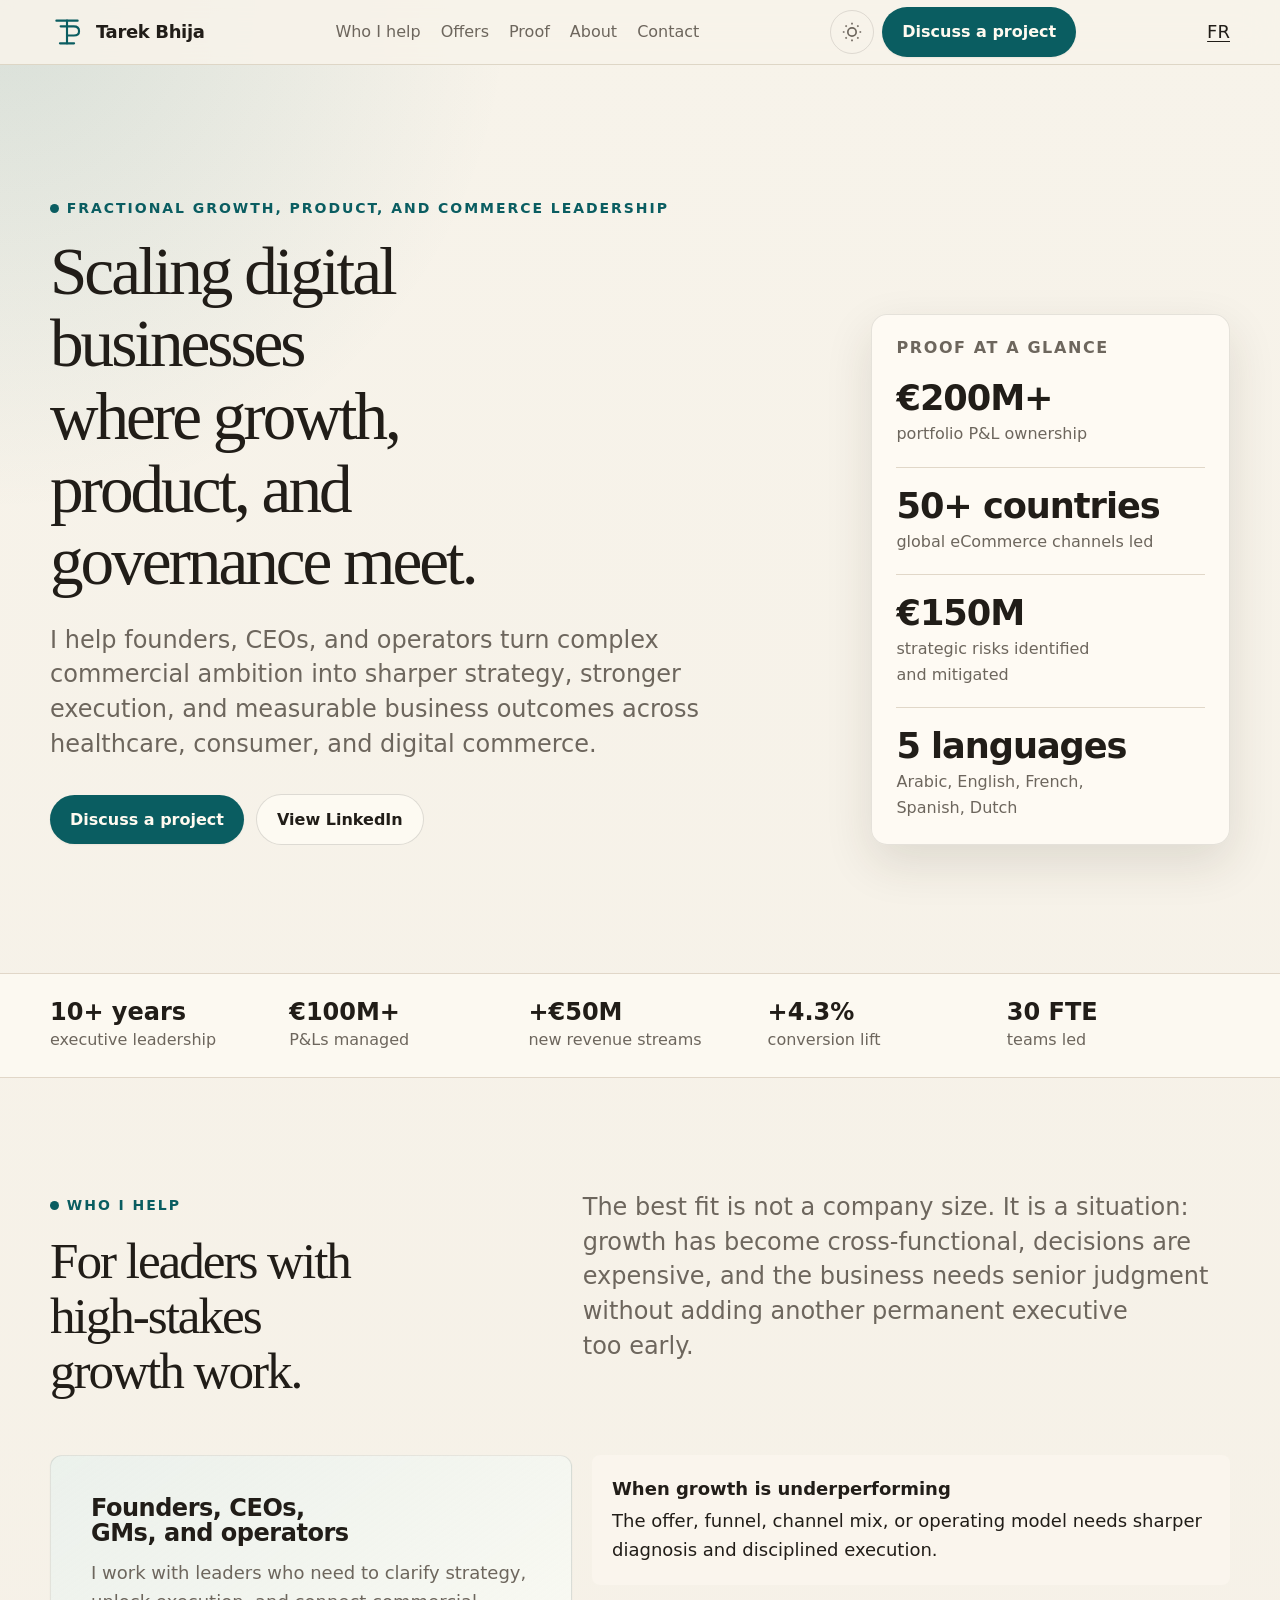
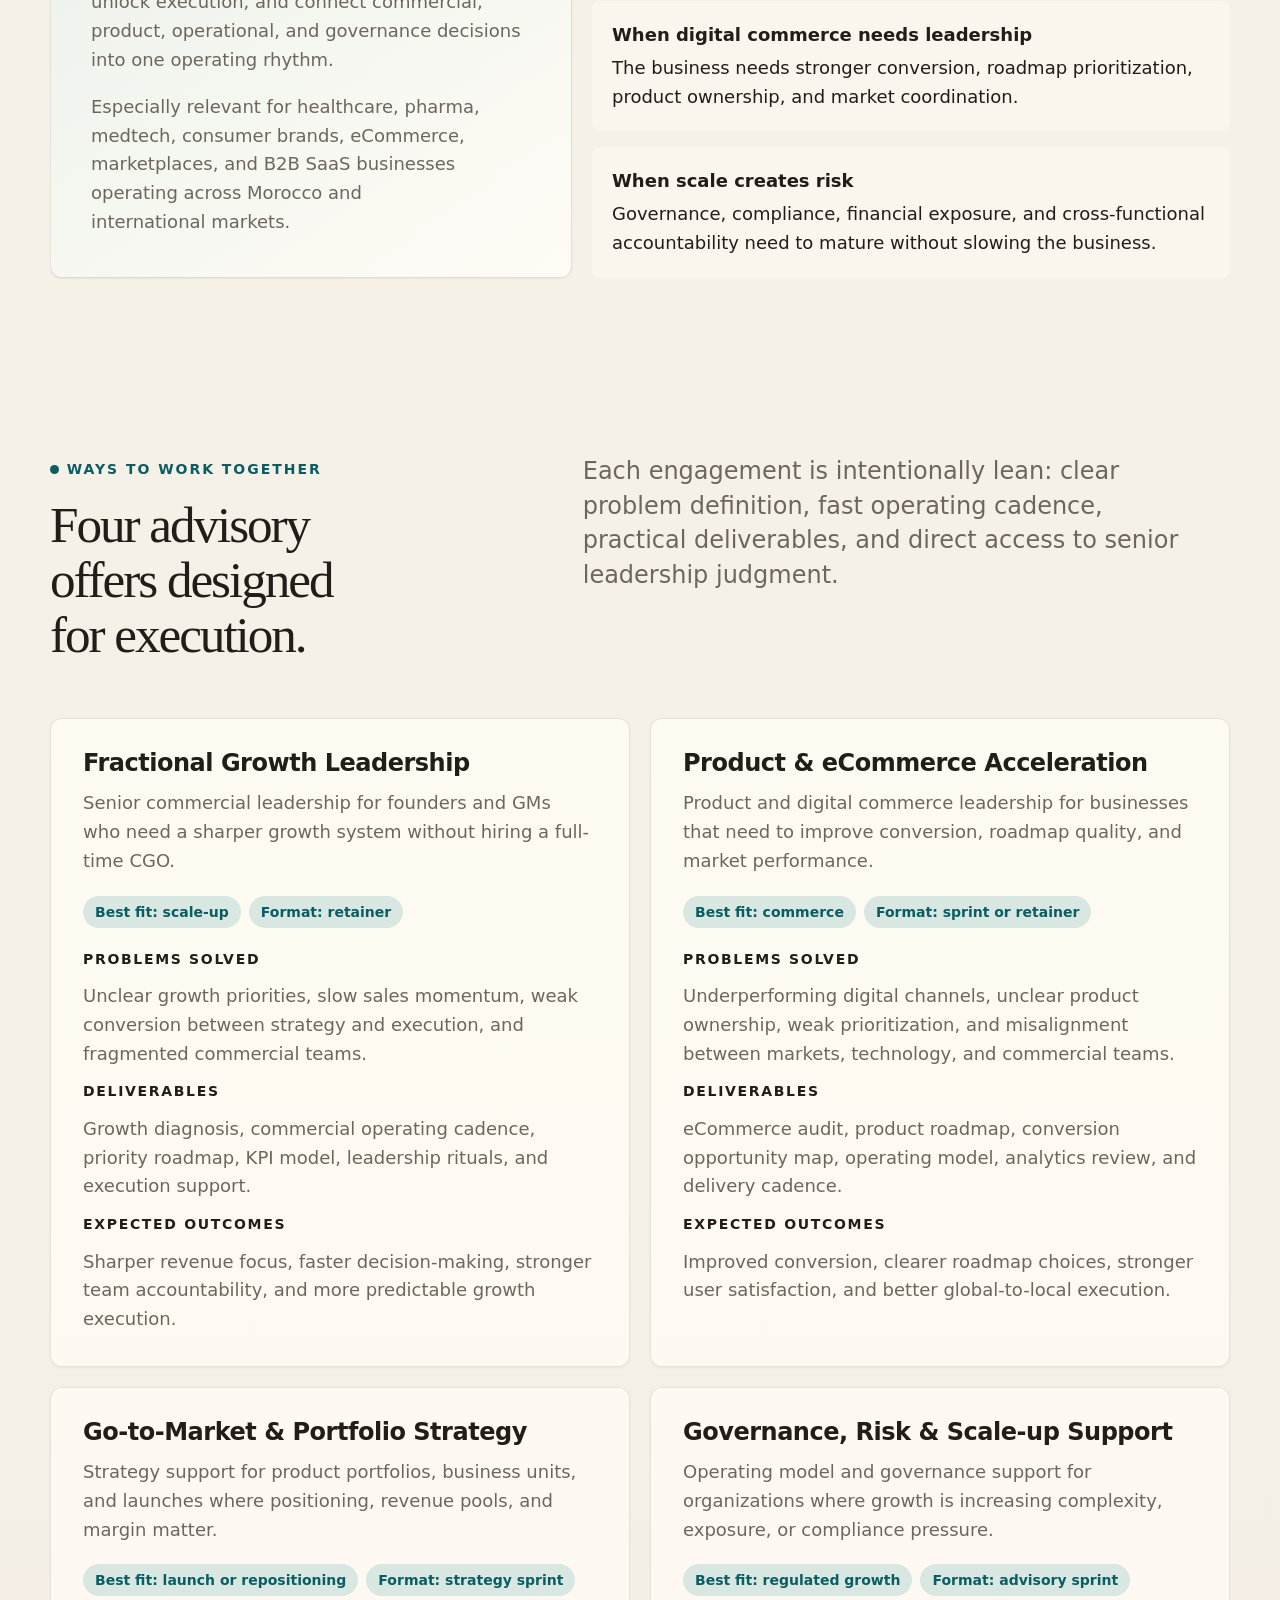
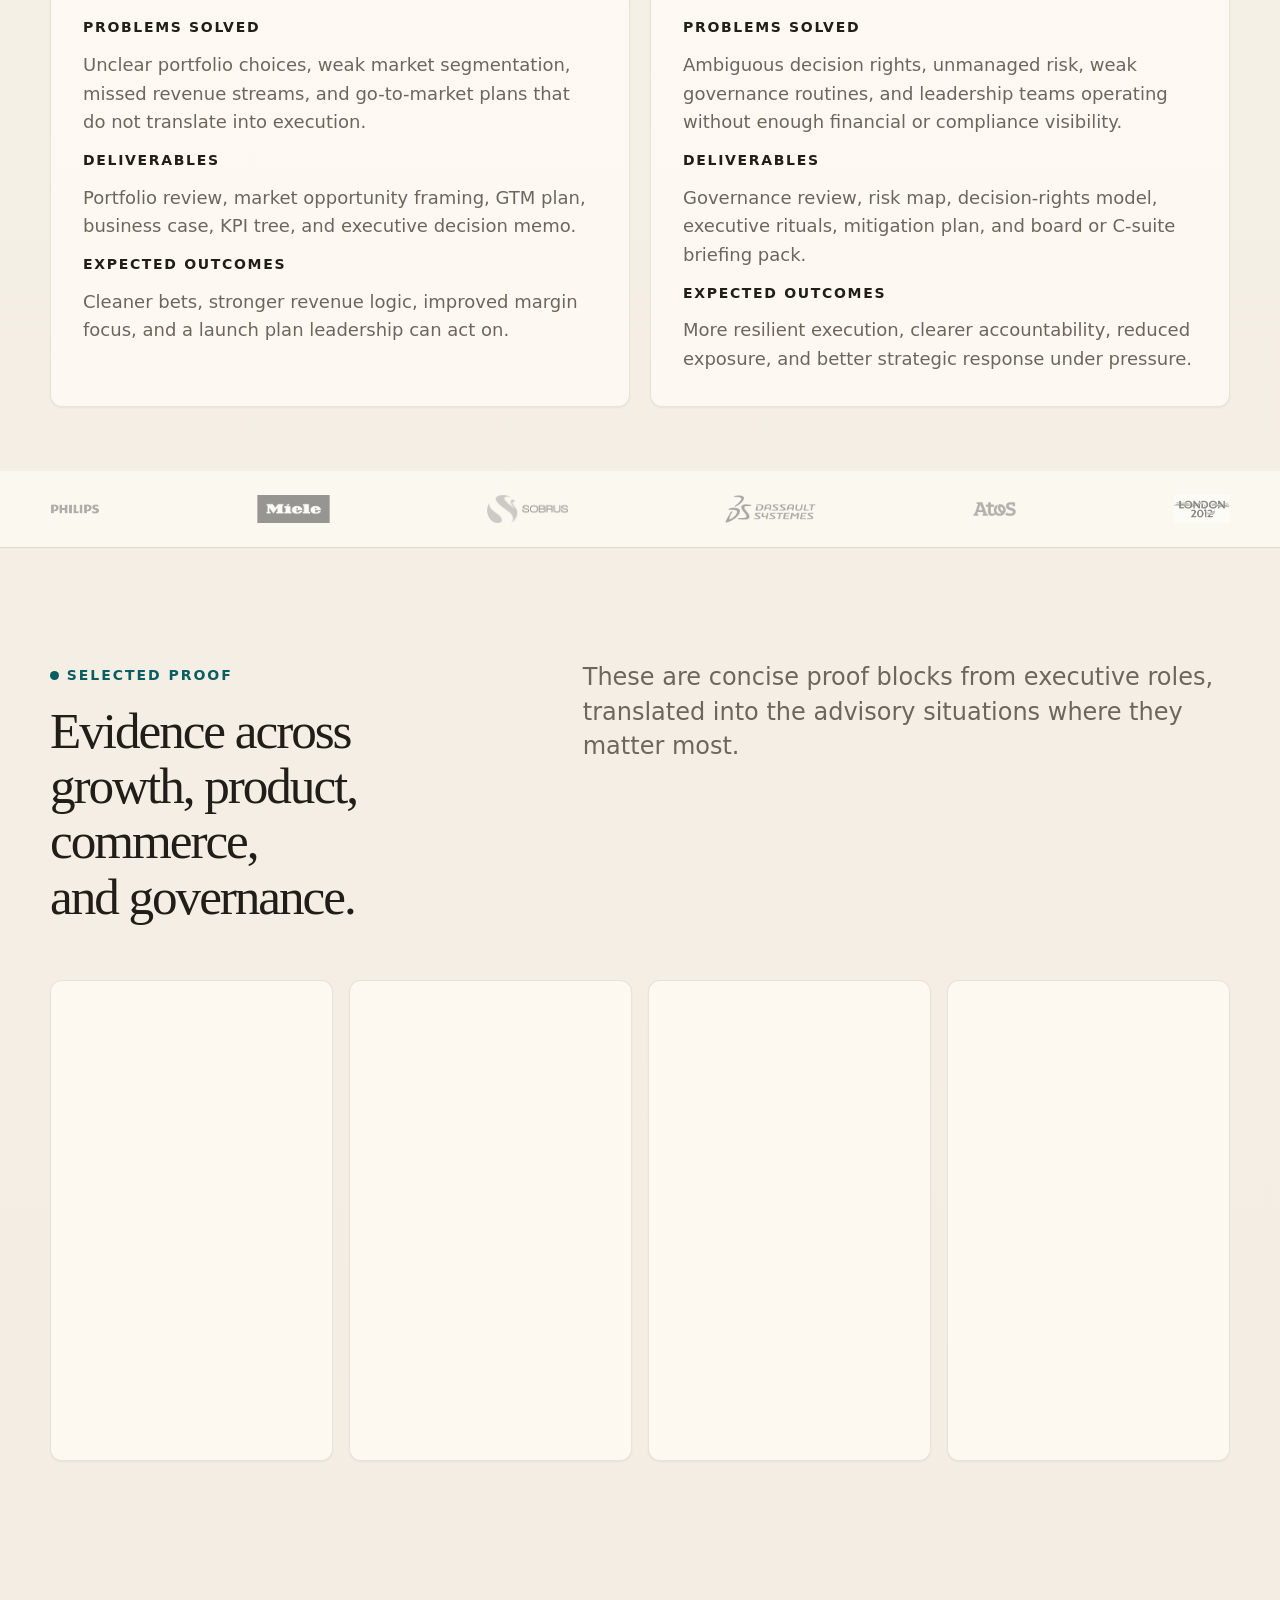
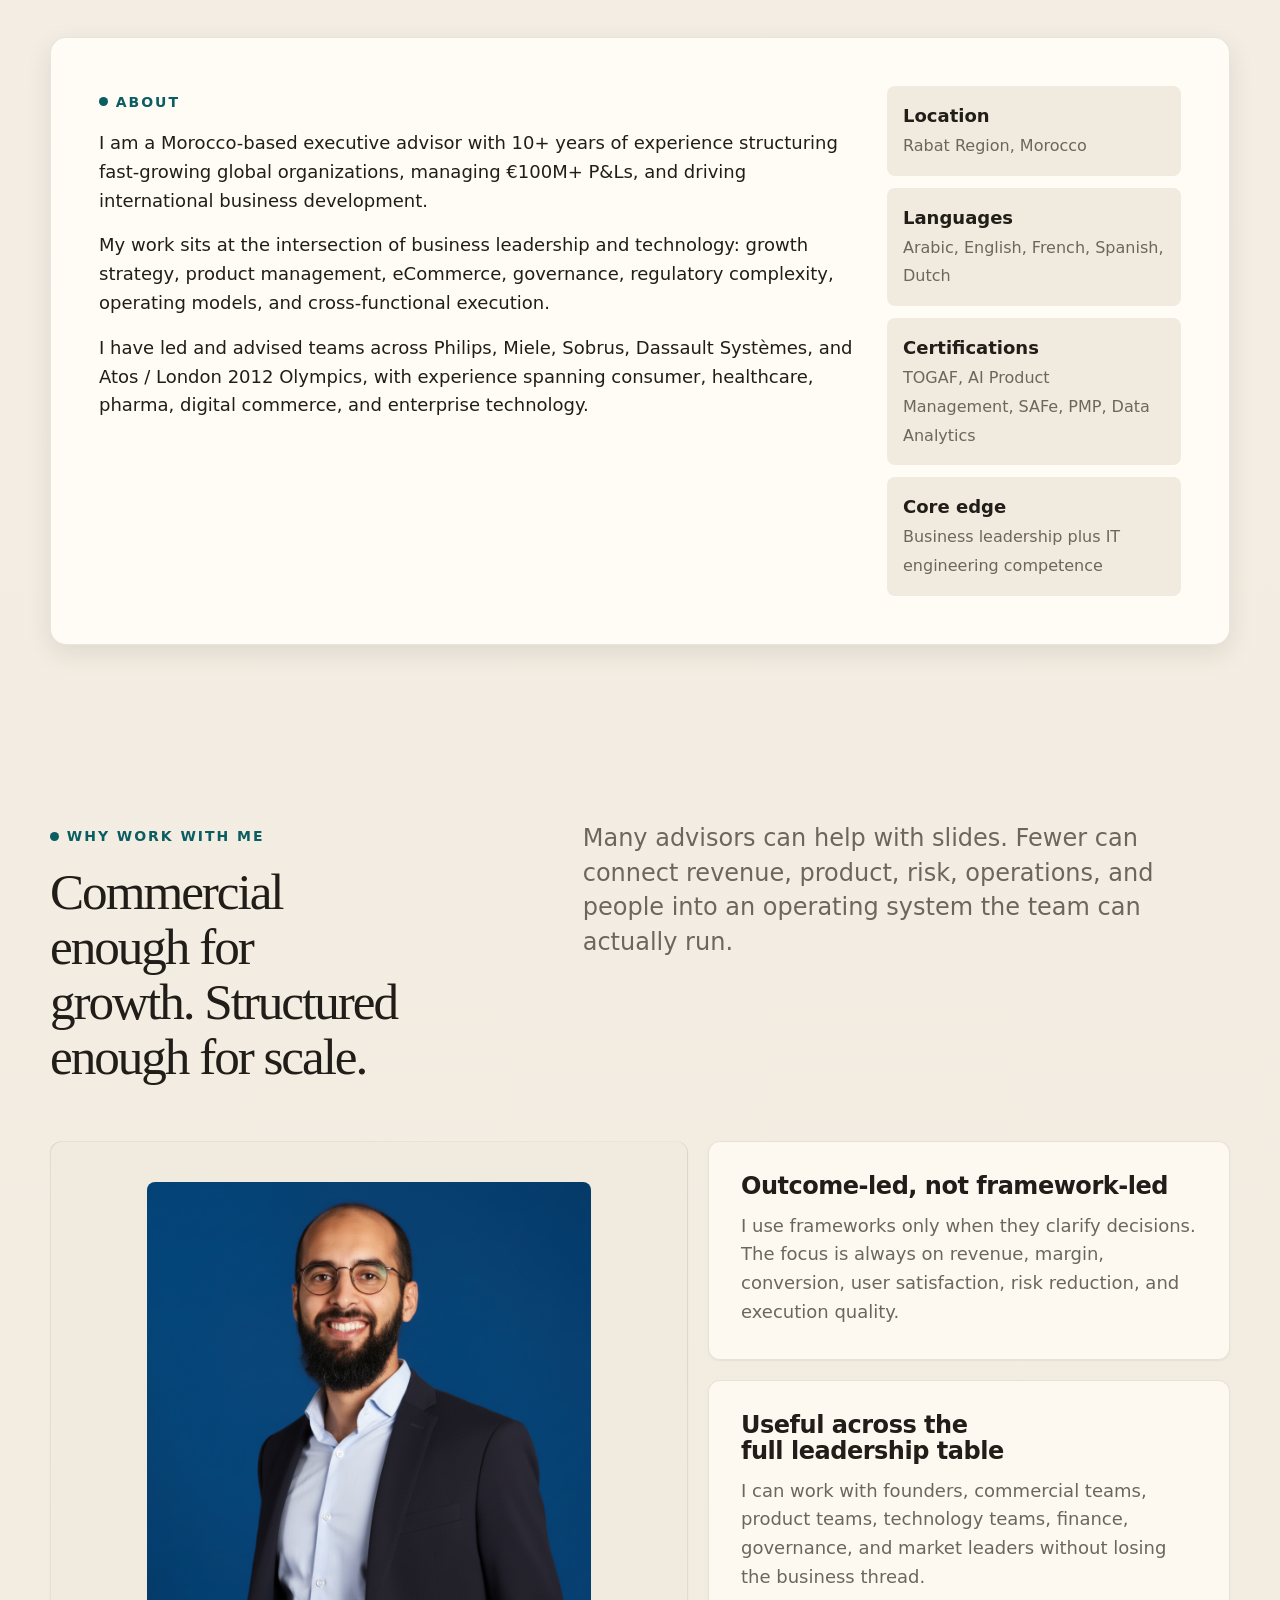
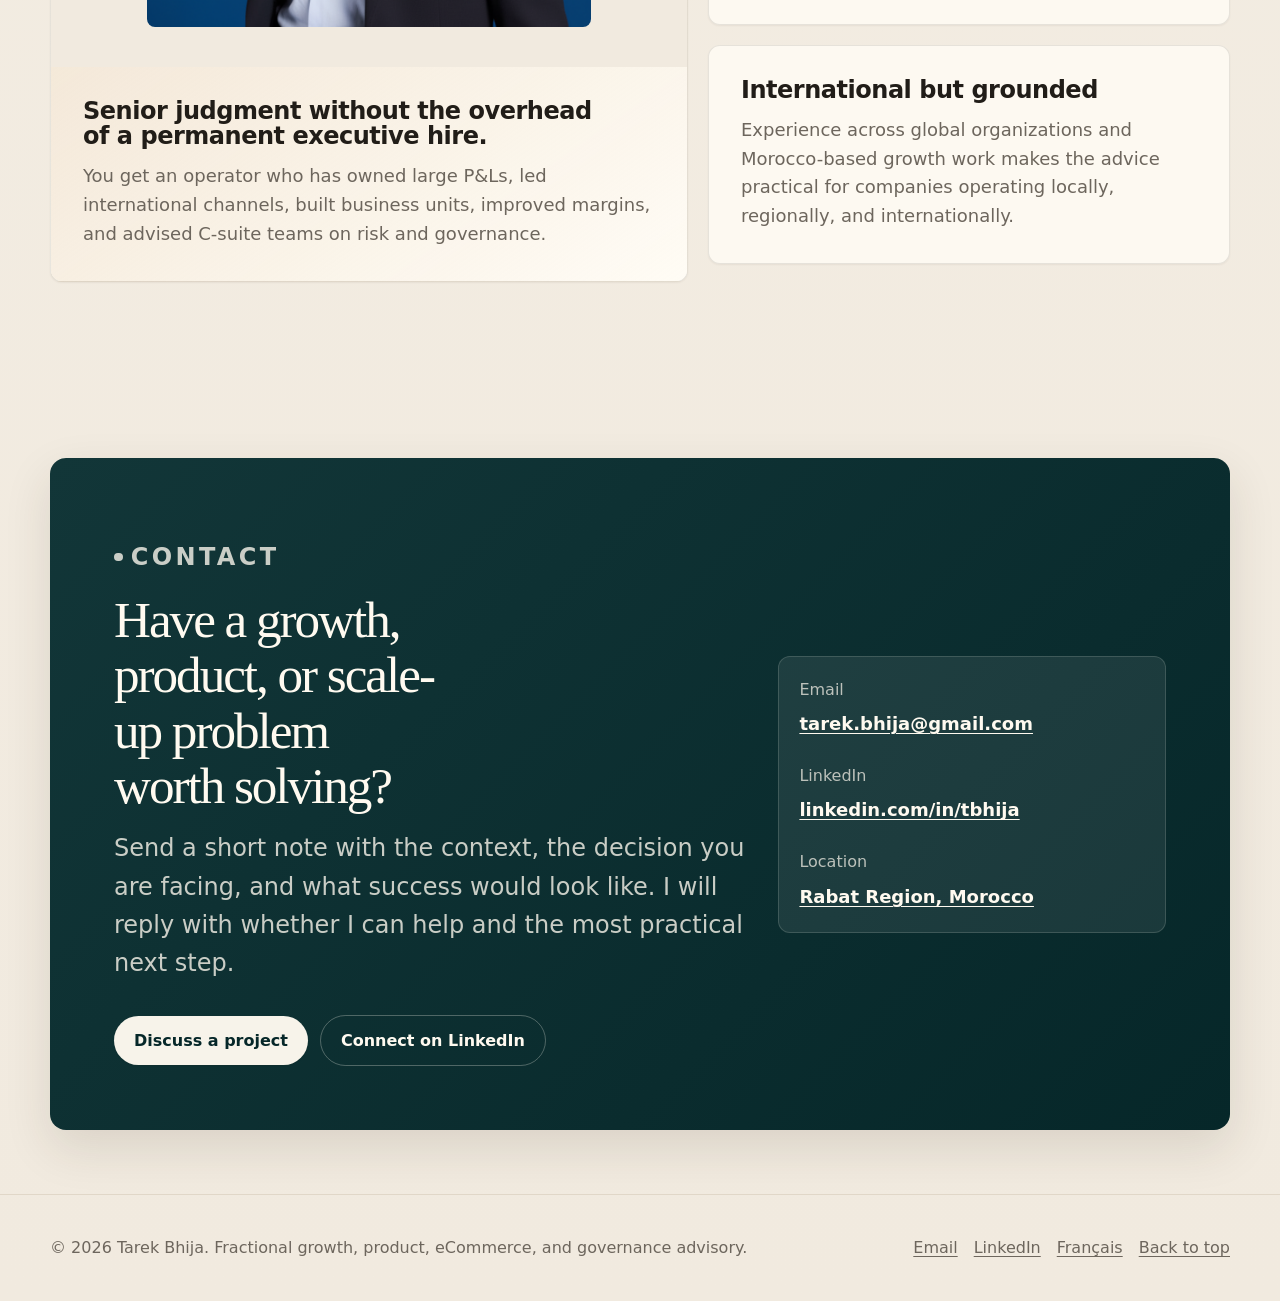
<file: index.html>
<!doctype html>
<html lang="en">
  <head>
    <meta charset="utf-8" />
    <meta name="viewport" content="width=device-width, initial-scale=1" />
    <title>Tarek Bhija | Fractional Growth & Product Executive</title>
    <meta
      name="description"
      content="Tarek Bhija advises founders and operators on growth, product, eCommerce, governance, and scale-up execution across Morocco and global markets."
    />
    <meta name="keywords" content="fractional growth executive Morocco, product advisor Morocco, eCommerce advisor, healthcare growth advisor, executive consultant Morocco" />
    <meta name="author" content="Tarek Bhija" />
    <meta property="og:title" content="Tarek Bhija | Fractional Growth & Product Executive" />
    <meta
      property="og:description"
      content="Senior advisor for growth, product, eCommerce, governance, and scale-up execution."
    />
    <meta property="og:type" content="website" />
    <meta property="og:locale" content="en_US" />

    <!-- Hreflang -->
    <link rel="canonical" href="https://tarekbhija.github.io/mysite/" />
    <link rel="alternate" hreflang="en" href="https://tarekbhija.github.io/mysite/" />
    <link rel="alternate" hreflang="fr" href="https://tarekbhija.github.io/mysite/fr/" />
    <link rel="alternate" hreflang="x-default" href="https://tarekbhija.github.io/mysite/" />

    <link rel="icon" href="./assets/favicon.svg" type="image/svg+xml" />
    <link href="https://api.fontshare.com/v2/css?f[]=satoshi@400,500,700,900&f[]=zodiak@400,500,700&display=swap" rel="stylesheet" />
    <link rel="stylesheet" href="./base.css" />
    <link rel="stylesheet" href="./style.css" />

    <script type="application/ld+json">
      {
        "@context": "https://schema.org",
        "@type": "Person",
        "name": "Tarek Bhija",
        "jobTitle": "Fractional Growth & Product Executive",
        "email": "mailto:tarek.bhija@gmail.com",
        "url": "https://tarekbhija.github.io/mysite/",
        "sameAs": ["https://www.linkedin.com/in/tbhija"],
        "address": {
          "@type": "PostalAddress",
          "addressLocality": "Rabat Region",
          "addressCountry": "MA"
        },
        "knowsAbout": [
          "Growth strategy",
          "Product management",
          "eCommerce",
          "Digital transformation",
          "Healthcare and pharma operations",
          "Governance",
          "Go-to-market strategy"
        ],
        "worksFor": {
          "@type": "Organization",
          "name": "Independent advisory"
        }
      }
    </script>
  </head>
  <body>
    <a class="skip-link" href="#main">Skip to content</a>

    <header class="site-header">
      <nav class="nav" aria-label="Primary navigation">
        <a class="brand" href="#top" aria-label="Tarek Bhija home">
          <svg class="brand-mark" aria-hidden="true" viewBox="0 0 48 48" fill="none">
            <path d="M9 8h30" stroke="currentColor" stroke-width="3" stroke-linecap="round" />
            <path d="M24 8v32" stroke="currentColor" stroke-width="3" stroke-linecap="round" />
            <path d="M14 40h20" stroke="currentColor" stroke-width="3" stroke-linecap="round" />
            <path d="M15 16h18.5C38.2 16 41 18.8 41 22.8C41 26.9 37.9 29 33.7 29H24" stroke="currentColor" stroke-width="3" stroke-linecap="round" stroke-linejoin="round" />
          </svg>
          <span>Tarek Bhija</span>
        </a>
        <div class="nav-links" role="list">
          <a href="#who">Who I help</a>
          <a href="#offers">Offers</a>
          <a href="#proof">Proof</a>
          <a href="#about">About</a>
          <a href="#contact">Contact</a>
        </div>
        <div class="nav-actions">
          <button class="theme-toggle" type="button" data-theme-toggle aria-label="Switch color mode"></button>
          <a class="button button-primary" href="mailto:tarek.bhija@gmail.com?subject=Advisory%20project%20discussion%20with%20Tarek">Discuss a project</a>
        </div>
        <a href="/mysite/fr/" lang="fr" hreflang="fr" aria-label="Version française">FR</a>
      </nav>
    </header>

    <main id="main">

      <!-- ─── HERO ─────────────────────────────────────────────── -->
      <section class="hero" id="top">
        <div class="container hero-grid">
          <div>
            <p class="eyebrow">Fractional growth, product, and commerce leadership</p>
            <h1>Scaling digital businesses where growth, product, and governance meet.</h1>
            <p class="hero-subhead">
              I help founders, CEOs, and operators turn complex commercial ambition into sharper strategy, stronger execution, and measurable business outcomes across healthcare, consumer, and digital commerce.
            </p>
            <div class="hero-actions" aria-label="Primary actions">
              <a class="button button-primary" href="mailto:tarek.bhija@gmail.com?subject=Advisory%20project%20discussion%20with%20Tarek">Discuss a project</a>
              <a class="button button-secondary" href="https://www.linkedin.com/in/tbhija" target="_blank" rel="noopener noreferrer">View LinkedIn</a>
            </div>
          </div>
          <aside class="hero-card" aria-label="Executive proof points">
            <h2>Proof at a glance</h2>
            <ul class="signal-list" role="list">
              <li>
                <span class="signal-value">€200M+</span>
                <span class="signal-label">portfolio P&amp;L ownership</span>
              </li>
              <li>
                <span class="signal-value">50+ countries</span>
                <span class="signal-label">global eCommerce channels led</span>
              </li>
              <li>
                <span class="signal-value">€150M</span>
                <span class="signal-label">strategic risks identified and mitigated</span>
              </li>
              <li>
                <span class="signal-value">5 languages</span>
                <span class="signal-label">Arabic, English, French, Spanish, Dutch</span>
              </li>
            </ul>
          </aside>
        </div>
      </section>

      <!-- ─── TRUST BAR ─────────────────────────────────────────── -->
      <section class="trust-bar" aria-label="Credibility highlights">
        <div class="container trust-grid">
          <div class="trust-item"><strong>10+ years</strong> executive leadership</div>
          <div class="trust-item"><strong>€100M+</strong> P&amp;Ls managed</div>
          <div class="trust-item"><strong>+€50M</strong> new revenue streams</div>
          <div class="trust-item"><strong>+4.3%</strong> conversion lift</div>
          <div class="trust-item"><strong>30 FTE</strong> teams led</div>
        </div>
      </section>

      <!-- ─── WHO I HELP ─────────────────────────────────────────── -->
      <section class="section" id="who">
        <div class="container">
          <div class="section-header">
            <div>
              <p class="eyebrow">Who I help</p>
              <h2>For leaders with high-stakes growth work.</h2>
            </div>
            <p class="section-lede">
              The best fit is not a company size. It is a situation: growth has become cross-functional, decisions are expensive, and the business needs senior judgment without adding another permanent executive too early.
            </p>
          </div>
          <div class="audience-grid">
            <article class="audience-card featured">
              <div>
                <h3>Founders, CEOs, GMs, and operators</h3>
                <p>
                  I work with leaders who need to clarify strategy, unlock execution, and connect commercial, product, operational, and governance decisions into one operating rhythm.
                </p>
              </div>
              <p>
                Especially relevant for healthcare, pharma, medtech, consumer brands, eCommerce, marketplaces, and B2B SaaS businesses operating across Morocco and international markets.
              </p>
            </article>
            <ul class="mini-list" role="list">
              <li>
                <strong>When growth is underperforming</strong>
                The offer, funnel, channel mix, or operating model needs sharper diagnosis and disciplined execution.
              </li>
              <li>
                <strong>When digital commerce needs leadership</strong>
                The business needs stronger conversion, roadmap prioritization, product ownership, and market coordination.
              </li>
              <li>
                <strong>When scale creates risk</strong>
                Governance, compliance, financial exposure, and cross-functional accountability need to mature without slowing the business.
              </li>
            </ul>
          </div>
        </div>
      </section>

      <!-- ─── OFFERS ─────────────────────────────────────────────── -->
      <section class="section section-tight" id="offers">
        <div class="container">
          <div class="section-header">
            <div>
              <p class="eyebrow">Ways to work together</p>
              <h2>Four advisory offers designed for execution.</h2>
            </div>
            <p class="section-lede">
              Each engagement is intentionally lean: clear problem definition, fast operating cadence, practical deliverables, and direct access to senior leadership judgment.
            </p>
          </div>
          <div class="offers-grid">

            <article class="offer-card">
              <h3>Fractional Growth Leadership</h3>
              <p>
                Senior commercial leadership for founders and GMs who need a sharper growth system without hiring a full-time CGO.
              </p>
              <div class="offer-meta">
                <span class="pill">Best fit: scale-up</span>
                <span class="pill">Format: retainer</span>
              </div>
              <dl class="offer-detail">
                <dt>Problems solved</dt>
                <dd>Unclear growth priorities, slow sales momentum, weak conversion between strategy and execution, and fragmented commercial teams.</dd>
                <dt>Deliverables</dt>
                <dd>Growth diagnosis, commercial operating cadence, priority roadmap, KPI model, leadership rituals, and execution support.</dd>
                <dt>Expected outcomes</dt>
                <dd>Sharper revenue focus, faster decision-making, stronger team accountability, and more predictable growth execution.</dd>
              </dl>
            </article>

            <article class="offer-card">
              <h3>Product &amp; eCommerce Acceleration</h3>
              <p>
                Product and digital commerce leadership for businesses that need to improve conversion, roadmap quality, and market performance.
              </p>
              <div class="offer-meta">
                <span class="pill">Best fit: commerce</span>
                <span class="pill">Format: sprint or retainer</span>
              </div>
              <dl class="offer-detail">
                <dt>Problems solved</dt>
                <dd>Underperforming digital channels, unclear product ownership, weak prioritization, and misalignment between markets, technology, and commercial teams.</dd>
                <dt>Deliverables</dt>
                <dd>eCommerce audit, product roadmap, conversion opportunity map, operating model, analytics review, and delivery cadence.</dd>
                <dt>Expected outcomes</dt>
                <dd>Improved conversion, clearer roadmap choices, stronger user satisfaction, and better global-to-local execution.</dd>
              </dl>
            </article>

            <article class="offer-card">
              <h3>Go-to-Market &amp; Portfolio Strategy</h3>
              <p>
                Strategy support for product portfolios, business units, and launches where positioning, revenue pools, and margin matter.
              </p>
              <div class="offer-meta">
                <span class="pill">Best fit: launch or repositioning</span>
                <span class="pill">Format: strategy sprint</span>
              </div>
              <dl class="offer-detail">
                <dt>Problems solved</dt>
                <dd>Unclear portfolio choices, weak market segmentation, missed revenue streams, and go-to-market plans that do not translate into execution.</dd>
                <dt>Deliverables</dt>
                <dd>Portfolio review, market opportunity framing, GTM plan, business case, KPI tree, and executive decision memo.</dd>
                <dt>Expected outcomes</dt>
                <dd>Cleaner bets, stronger revenue logic, improved margin focus, and a launch plan leadership can act on.</dd>
              </dl>
            </article>

            <article class="offer-card">
              <h3>Governance, Risk &amp; Scale-up Support</h3>
              <p>
                Operating model and governance support for organizations where growth is increasing complexity, exposure, or compliance pressure.
              </p>
              <div class="offer-meta">
                <span class="pill">Best fit: regulated growth</span>
                <span class="pill">Format: advisory sprint</span>
              </div>
              <dl class="offer-detail">
                <dt>Problems solved</dt>
                <dd>Ambiguous decision rights, unmanaged risk, weak governance routines, and leadership teams operating without enough financial or compliance visibility.</dd>
                <dt>Deliverables</dt>
                <dd>Governance review, risk map, decision-rights model, executive rituals, mitigation plan, and board or C-suite briefing pack.</dd>
                <dt>Expected outcomes</dt>
                <dd>More resilient execution, clearer accountability, reduced exposure, and better strategic response under pressure.</dd>
              </dl>
            </article>

          </div>
        </div>
      </section>

      <!-- ─── LOGO BAR ───────────────────────────────────────────── -->
      <section class="logo-bar" aria-label="Companies I have worked with">
        <div class="container logo-grid">
          <img src="./assets/logos/philips.png" alt="Philips" class="logo-item" />
          <img src="./assets/logos/miele.png" alt="Miele" class="logo-item" />
          <img src="./assets/logos/sobrus.png" alt="Sobrus" class="logo-item" />
          <img src="./assets/logos/dassault.png" alt="Dassault Systèmes" class="logo-item" />
          <img src="./assets/logos/atos.png" alt="Atos" class="logo-item" />
          <img src="./assets/logos/London2012.png" alt="London 2012" class="logo-item" />
        </div>
      </section>

      <!-- ─── PROOF ──────────────────────────────────────────────── -->
      <section class="section" id="proof">
        <div class="container">
          <div class="section-header">
            <div>
              <p class="eyebrow">Selected proof</p>
              <h2>Evidence across growth, product, commerce, and governance.</h2>
            </div>
            <p class="section-lede">
              These are concise proof blocks from executive roles, translated into the advisory situations where they matter most.
            </p>
          </div>
          <div class="proof-grid">
            <article class="proof-card">
              <span class="proof-metric">1M+ MAD</span>
              <h3>Built a new commercial business unit</h3>
              <p>
                As Chief Growth Officer at Sobrus, built and scaled a new business unit, won 10 key enterprise clients, exceeded 1M MAD in new revenue in the first year, and supervised a 12-FTE cross-functional team.
              </p>
            </article>
            <article class="proof-card">
              <span class="proof-metric">50+ countries</span>
              <h3>Led global eCommerce and product channels</h3>
              <p>
                At Miele, led global digital distribution channels across 50+ countries, drove double-digit eCommerce growth, improved conversion by +4.3%, increased user satisfaction by +8.4%, and led around 30 FTE.
              </p>
            </article>
            <article class="proof-card">
              <span class="proof-metric">€200M+</span>
              <h3>Owned portfolio strategy and P&amp;L</h3>
              <p>
                As Global Marketing Director, Beauty at Philips, owned a €200M+ portfolio, created +€50M in new revenue streams, improved margins by 200+ bps, and managed transition toward certified medical-device standards.
              </p>
            </article>
            <article class="proof-card">
              <span class="proof-metric">€150M</span>
              <h3>Advised C-suite on risk and governance</h3>
              <p>
                As Audit Director and Senior Auditor at Philips, led 15+ high-impact audits, identified and mitigated risks up to €150M, and advised senior leadership on governance and strategic response plans.
              </p>
            </article>
          </div>
        </div>
      </section>

      <!-- ─── ABOUT ──────────────────────────────────────────────── -->
      <section class="section section-tight" id="about">
        <div class="container">
          <div class="about-panel">
            <div class="about-copy">
              <p class="eyebrow">About</p>
              <h2 class="sr-only">About Tarek Bhija</h2>
              <p>
                I am a Morocco-based executive advisor with 10+ years of experience structuring fast-growing global organizations, managing €100M+ P&amp;Ls, and driving international business development.
              </p>
              <p>
                My work sits at the intersection of business leadership and technology: growth strategy, product management, eCommerce, governance, regulatory complexity, operating models, and cross-functional execution.
              </p>
              <p>
                I have led and advised teams across Philips, Miele, Sobrus, Dassault Systèmes, and Atos / London 2012 Olympics, with experience spanning consumer, healthcare, pharma, digital commerce, and enterprise technology.
              </p>
            </div>
            <aside class="about-facts" aria-label="Background facts">
              <div class="fact"><strong>Location</strong><span>Rabat Region, Morocco</span></div>
              <div class="fact"><strong>Languages</strong><span>Arabic, English, French, Spanish, Dutch</span></div>
              <div class="fact"><strong>Certifications</strong><span>TOGAF, AI Product Management, SAFe, PMP, Data Analytics</span></div>
              <div class="fact"><strong>Core edge</strong><span>Business leadership plus IT engineering competence</span></div>
            </aside>
          </div>
        </div>
      </section>

      <!-- ─── WHY ────────────────────────────────────────────────── -->
      <section class="section" id="why">
        <div class="container">
          <div class="section-header">
            <div>
              <p class="eyebrow">Why work with me</p>
              <h2>Commercial enough for growth. Structured enough for scale.</h2>
            </div>
            <p class="section-lede">
              Many advisors can help with slides. Fewer can connect revenue, product, risk, operations, and people into an operating system the team can actually run.
            </p>
          </div>
          <div class="why-grid">

            <article class="why-card large">
              <div class="why-card-image">
                <img src="./assets/tarek.png" alt="Tarek Bhija — fractional executive advisor" class="why-card-photo" />
              </div>
              <div class="why-card-text">
                <h3>Senior judgment without the overhead of a permanent executive hire.</h3>
                <p>
                  You get an operator who has owned large P&amp;Ls, led international channels, built business units, improved margins, and advised C-suite teams on risk and governance.
                </p>
              </div>
            </article>

            <div class="why-stack">
              <article class="why-card">
                <h3>Outcome-led, not framework-led</h3>
                <p>I use frameworks only when they clarify decisions. The focus is always on revenue, margin, conversion, user satisfaction, risk reduction, and execution quality.</p>
              </article>
              <article class="why-card">
                <h3>Useful across the full leadership table</h3>
                <p>I can work with founders, commercial teams, product teams, technology teams, finance, governance, and market leaders without losing the business thread.</p>
              </article>
              <article class="why-card">
                <h3>International but grounded</h3>
                <p>Experience across global organizations and Morocco-based growth work makes the advice practical for companies operating locally, regionally, and internationally.</p>
              </article>
            </div>

          </div>
        </div>
      </section>

      <!-- ─── CONTACT ────────────────────────────────────────────── -->
      <section class="section-tight" id="contact">
        <div class="container">
          <div class="cta-panel">
            <div>
              <p class="eyebrow">Contact</p>
              <h2>Have a growth, product, or scale-up problem worth solving?</h2>
              <p>
                Send a short note with the context, the decision you are facing, and what success would look like. I will reply with whether I can help and the most practical next step.
              </p>
              <div class="cta-actions">
                <a class="button button-primary" href="mailto:tarek.bhija@gmail.com?subject=Advisory%20project%20discussion%20with%20Tarek">Discuss a project</a>
                <a class="button button-secondary" href="https://www.linkedin.com/in/tbhija" target="_blank" rel="noopener noreferrer">Connect on LinkedIn</a>
              </div>
            </div>
            <div class="contact-card">
              <span>Email</span>
              <a href="mailto:tarek.bhija@gmail.com">tarek.bhija@gmail.com</a>
              <span>LinkedIn</span>
              <a href="https://www.linkedin.com/in/tbhija" target="_blank" rel="noopener noreferrer">linkedin.com/in/tbhija</a>
              <span>Location</span>
              <a href="https://www.google.com/maps/place/Rabat,+Morocco" target="_blank" rel="noopener noreferrer">Rabat Region, Morocco</a>
            </div>
          </div>
        </div>
      </section>

    </main>

    <footer class="site-footer">
      <div class="container footer-grid">
        <p>© 2026 Tarek Bhija. Fractional growth, product, eCommerce, and governance advisory.</p>
        <div class="footer-links">
          <a href="mailto:tarek.bhija@gmail.com">Email</a>
          <a href="https://www.linkedin.com/in/tbhija" target="_blank" rel="noopener noreferrer">LinkedIn</a>
          <a href="/mysite/fr/" lang="fr" hreflang="fr">Français</a>
          <a href="#top">Back to top</a>
        </div>
      </div>
    </footer>

    <script src="./app.js" defer></script>
  </body>
</html>
</file>
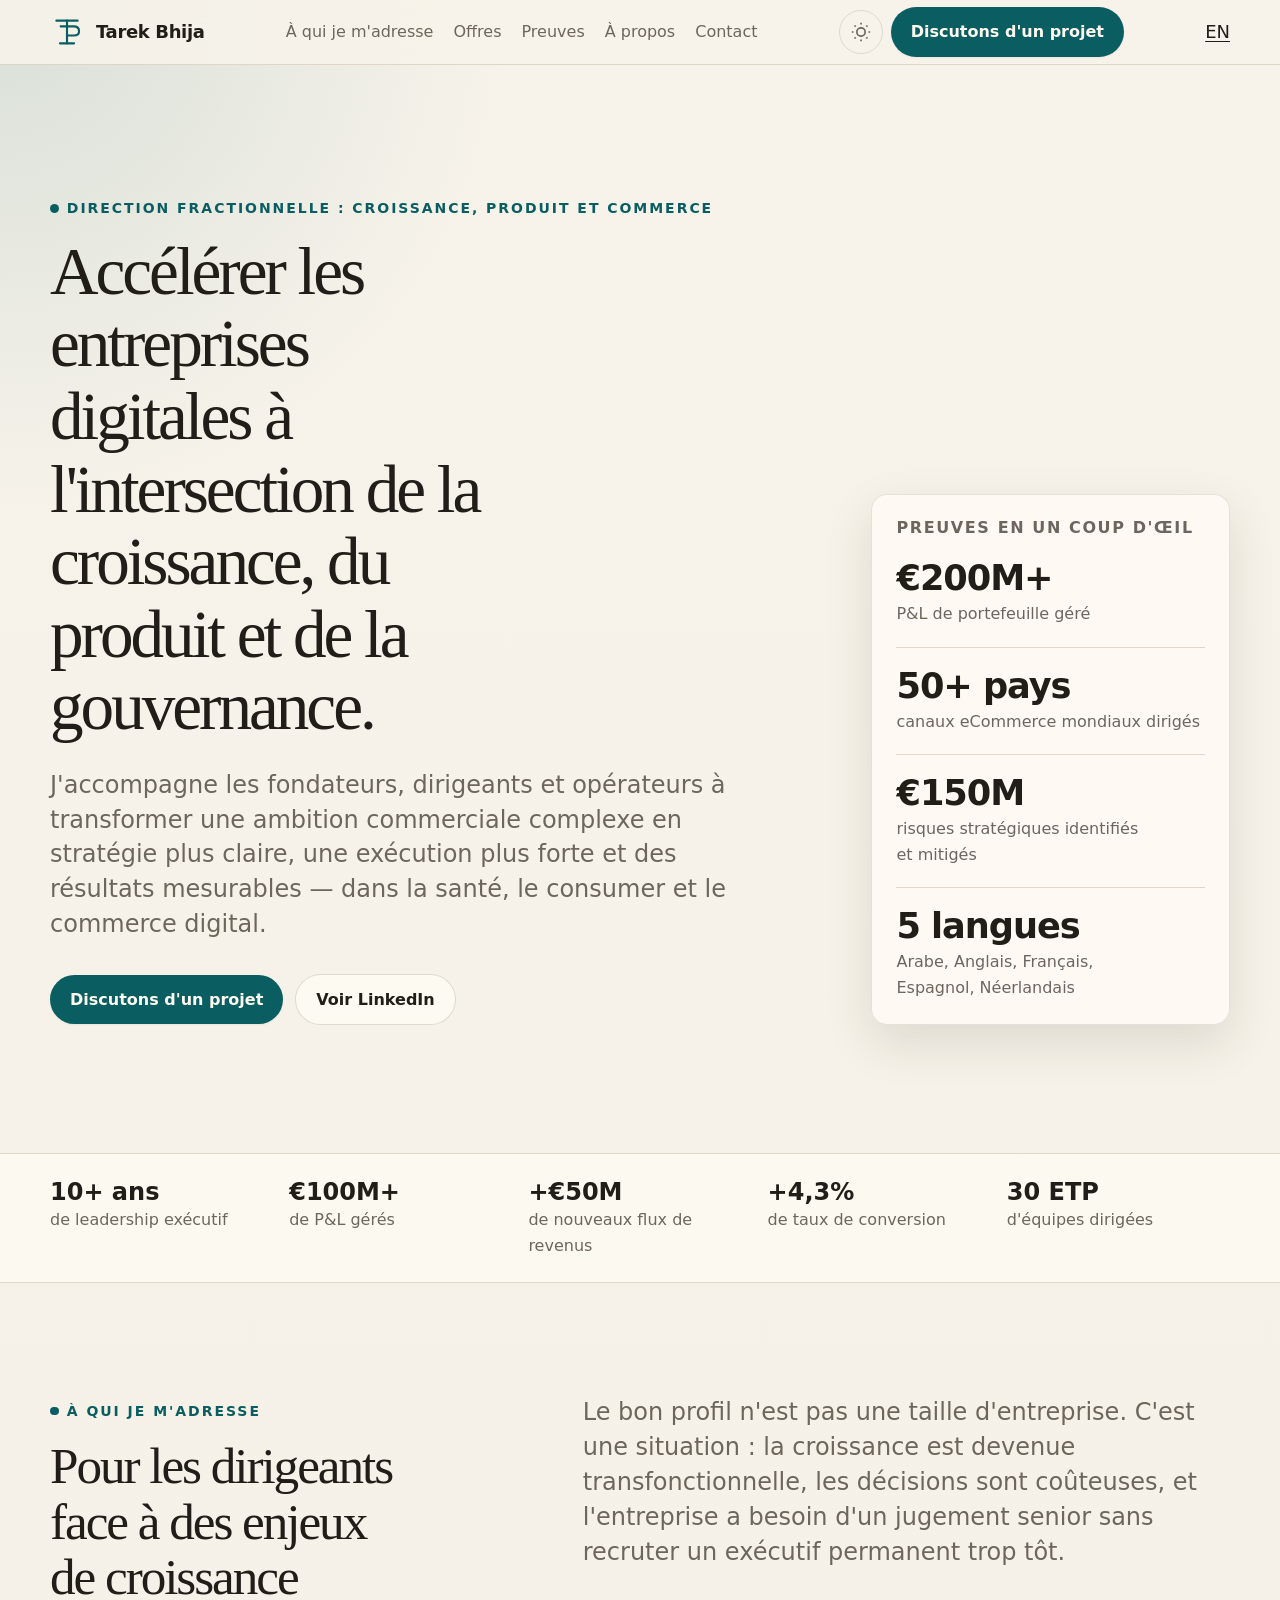
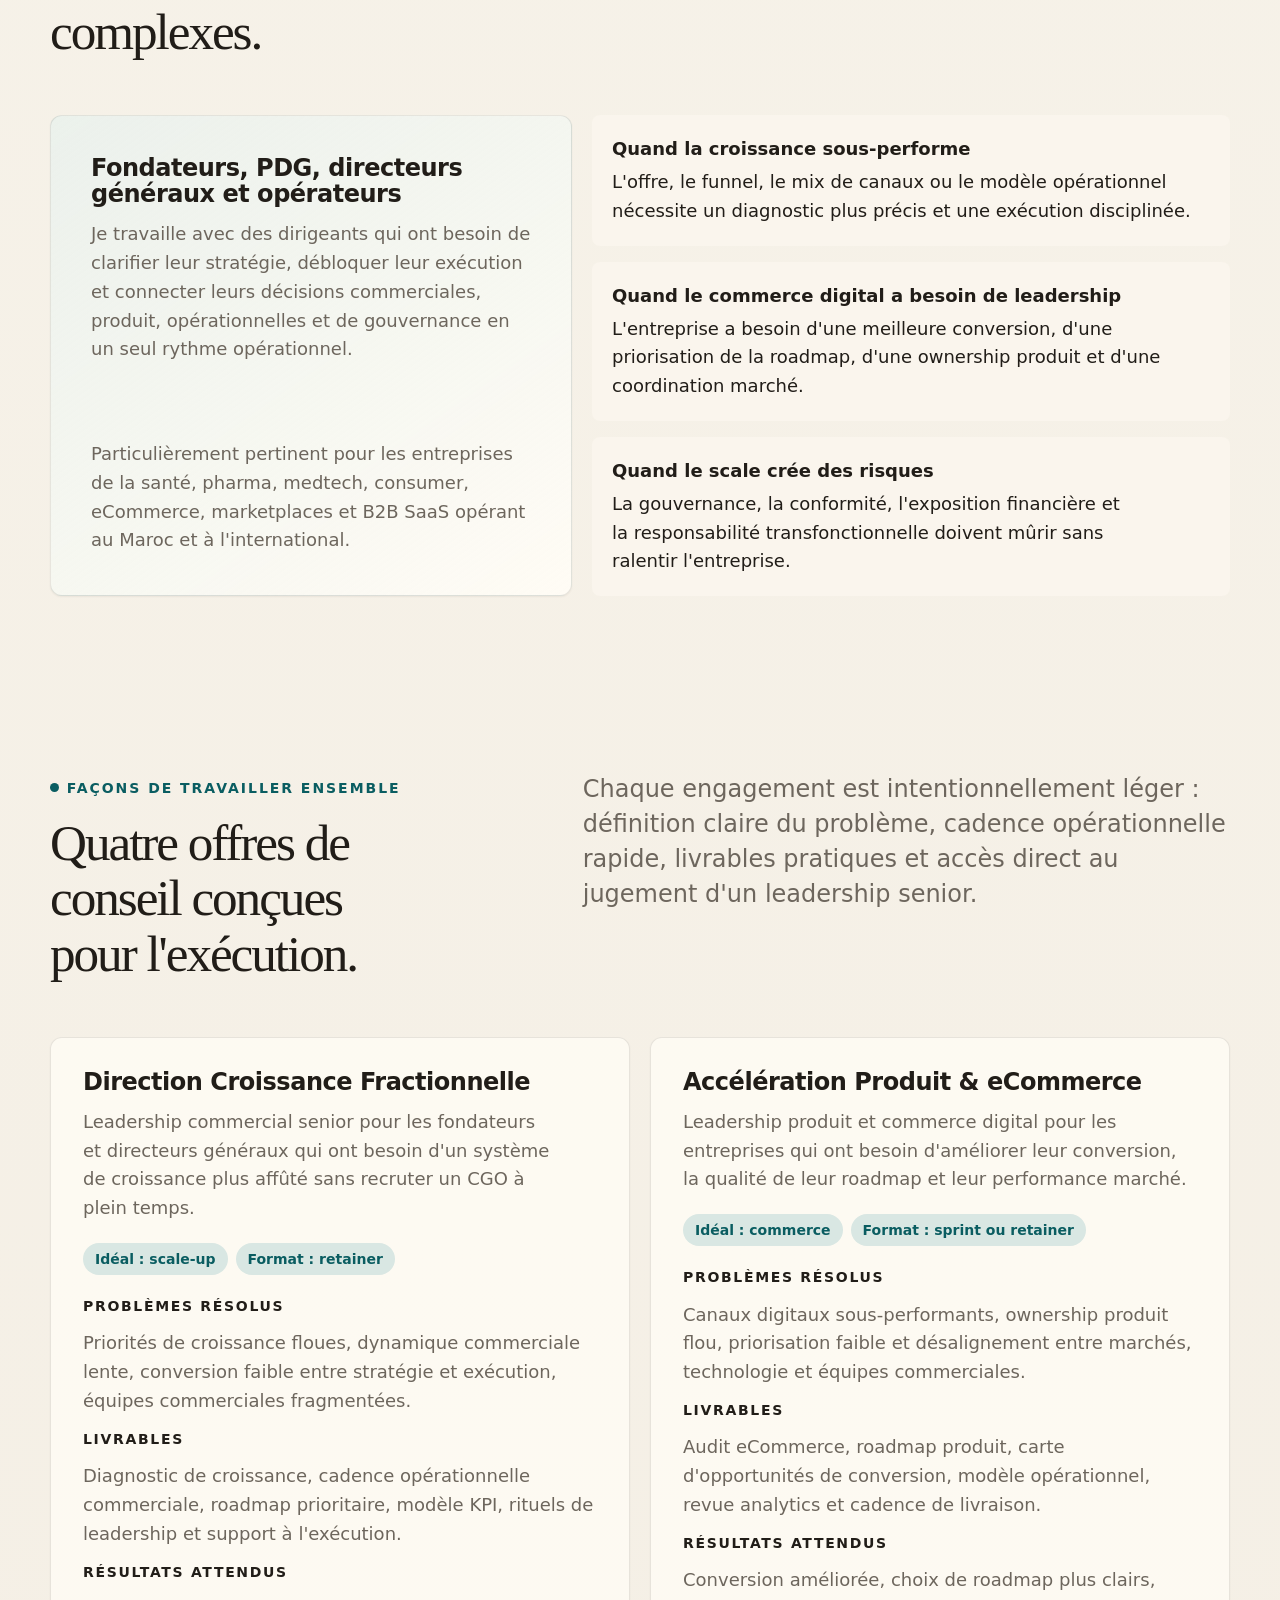
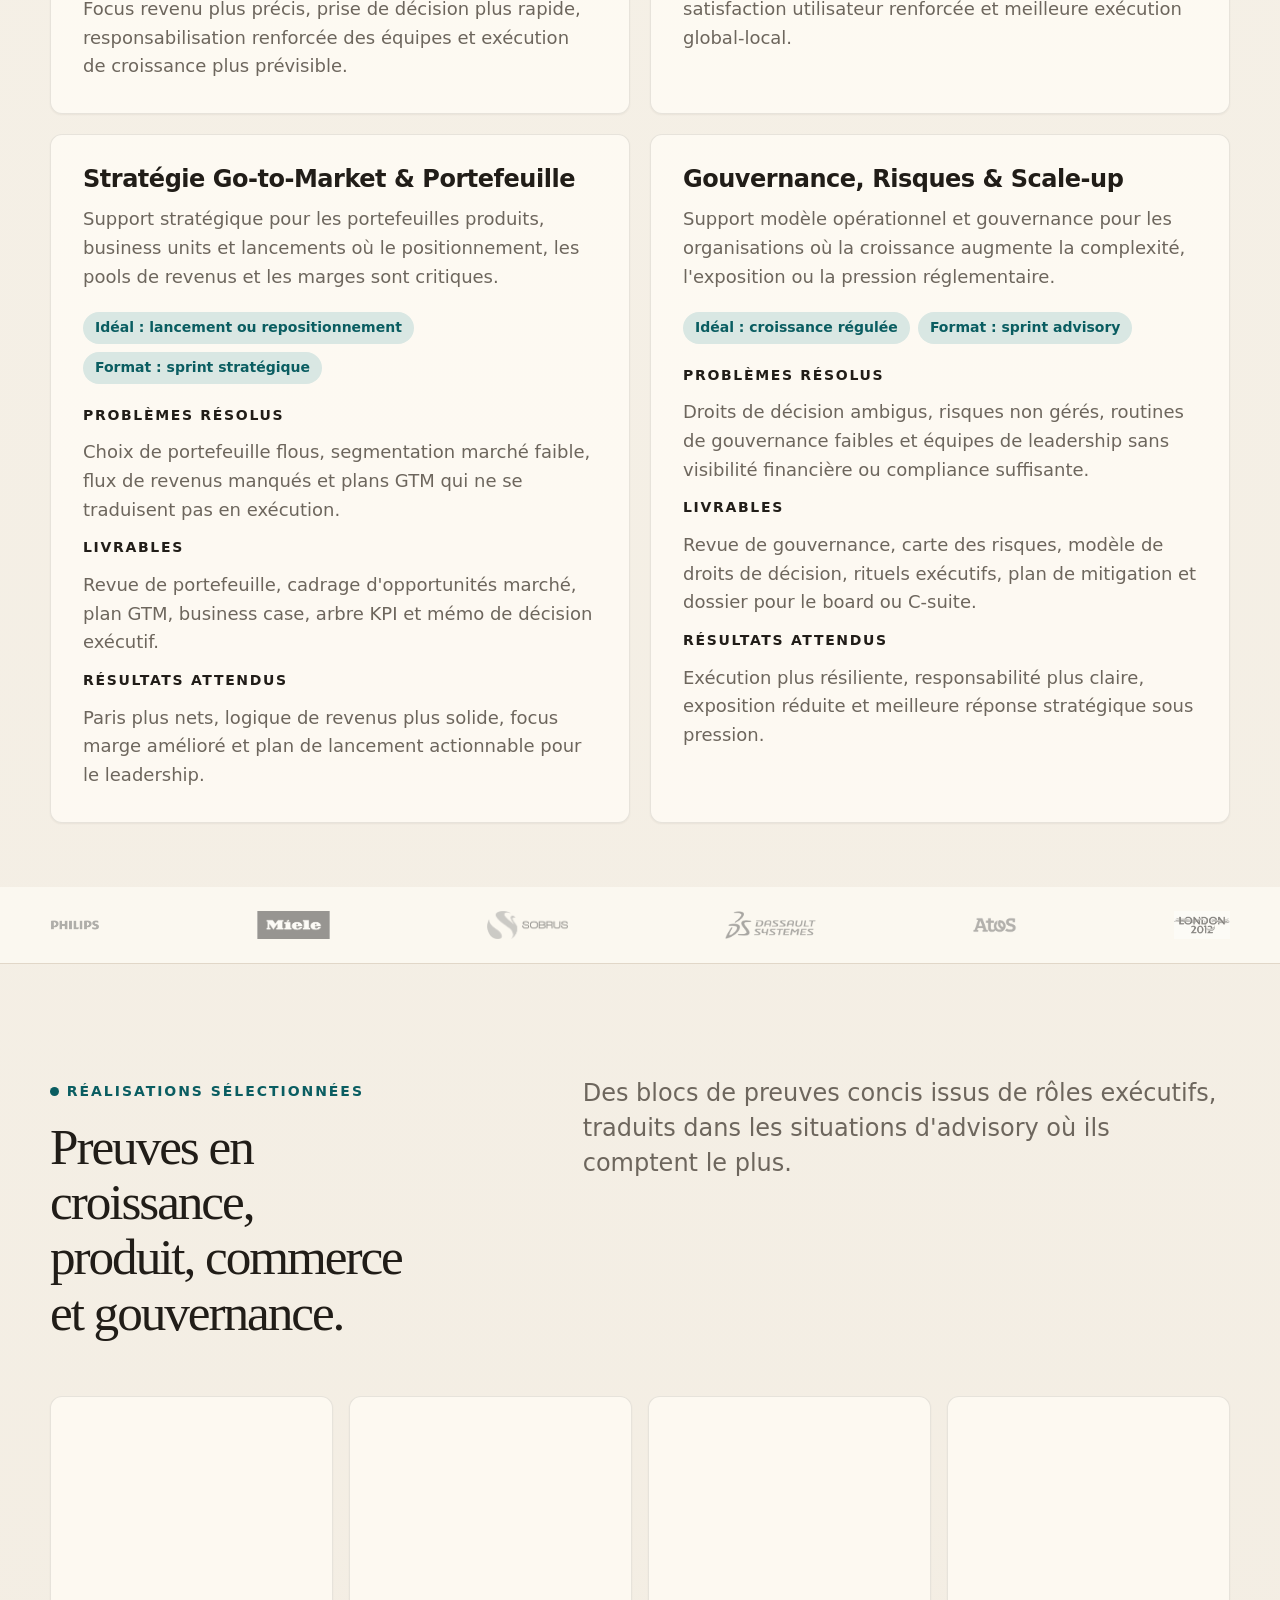
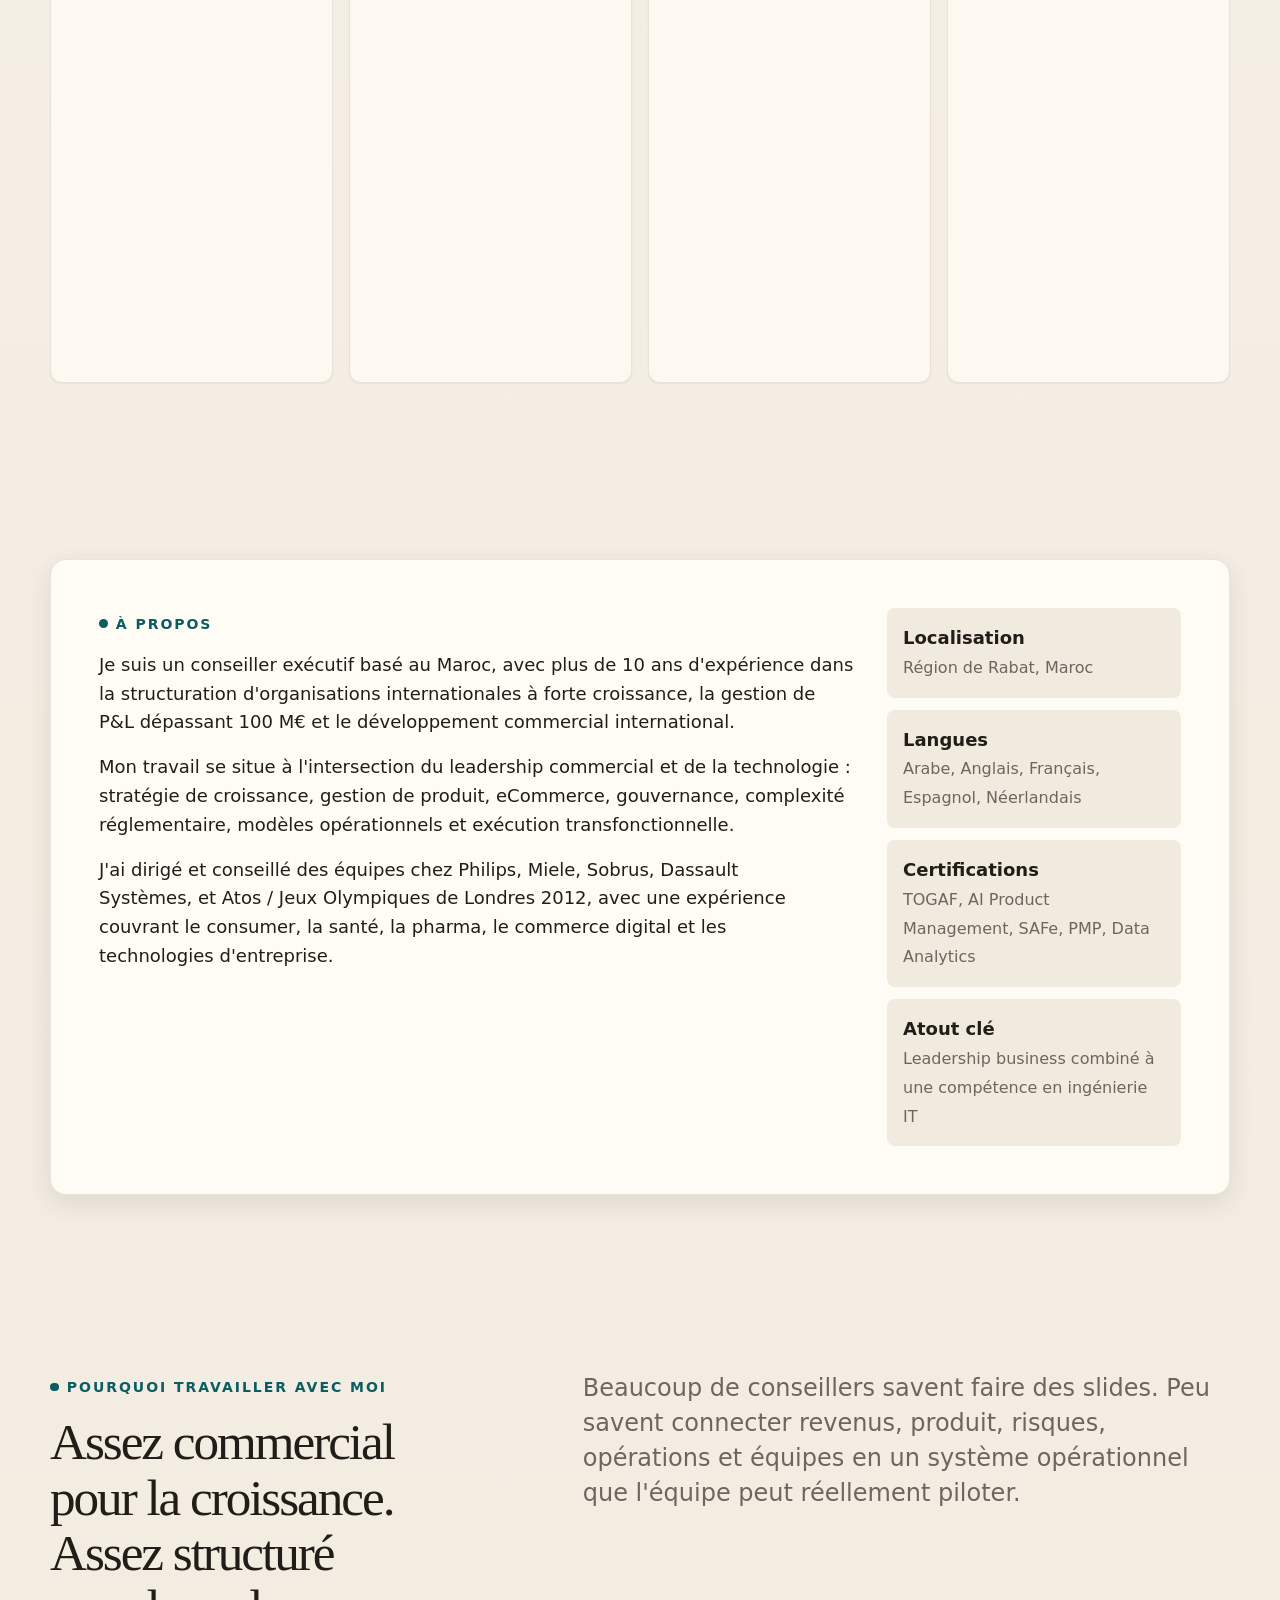
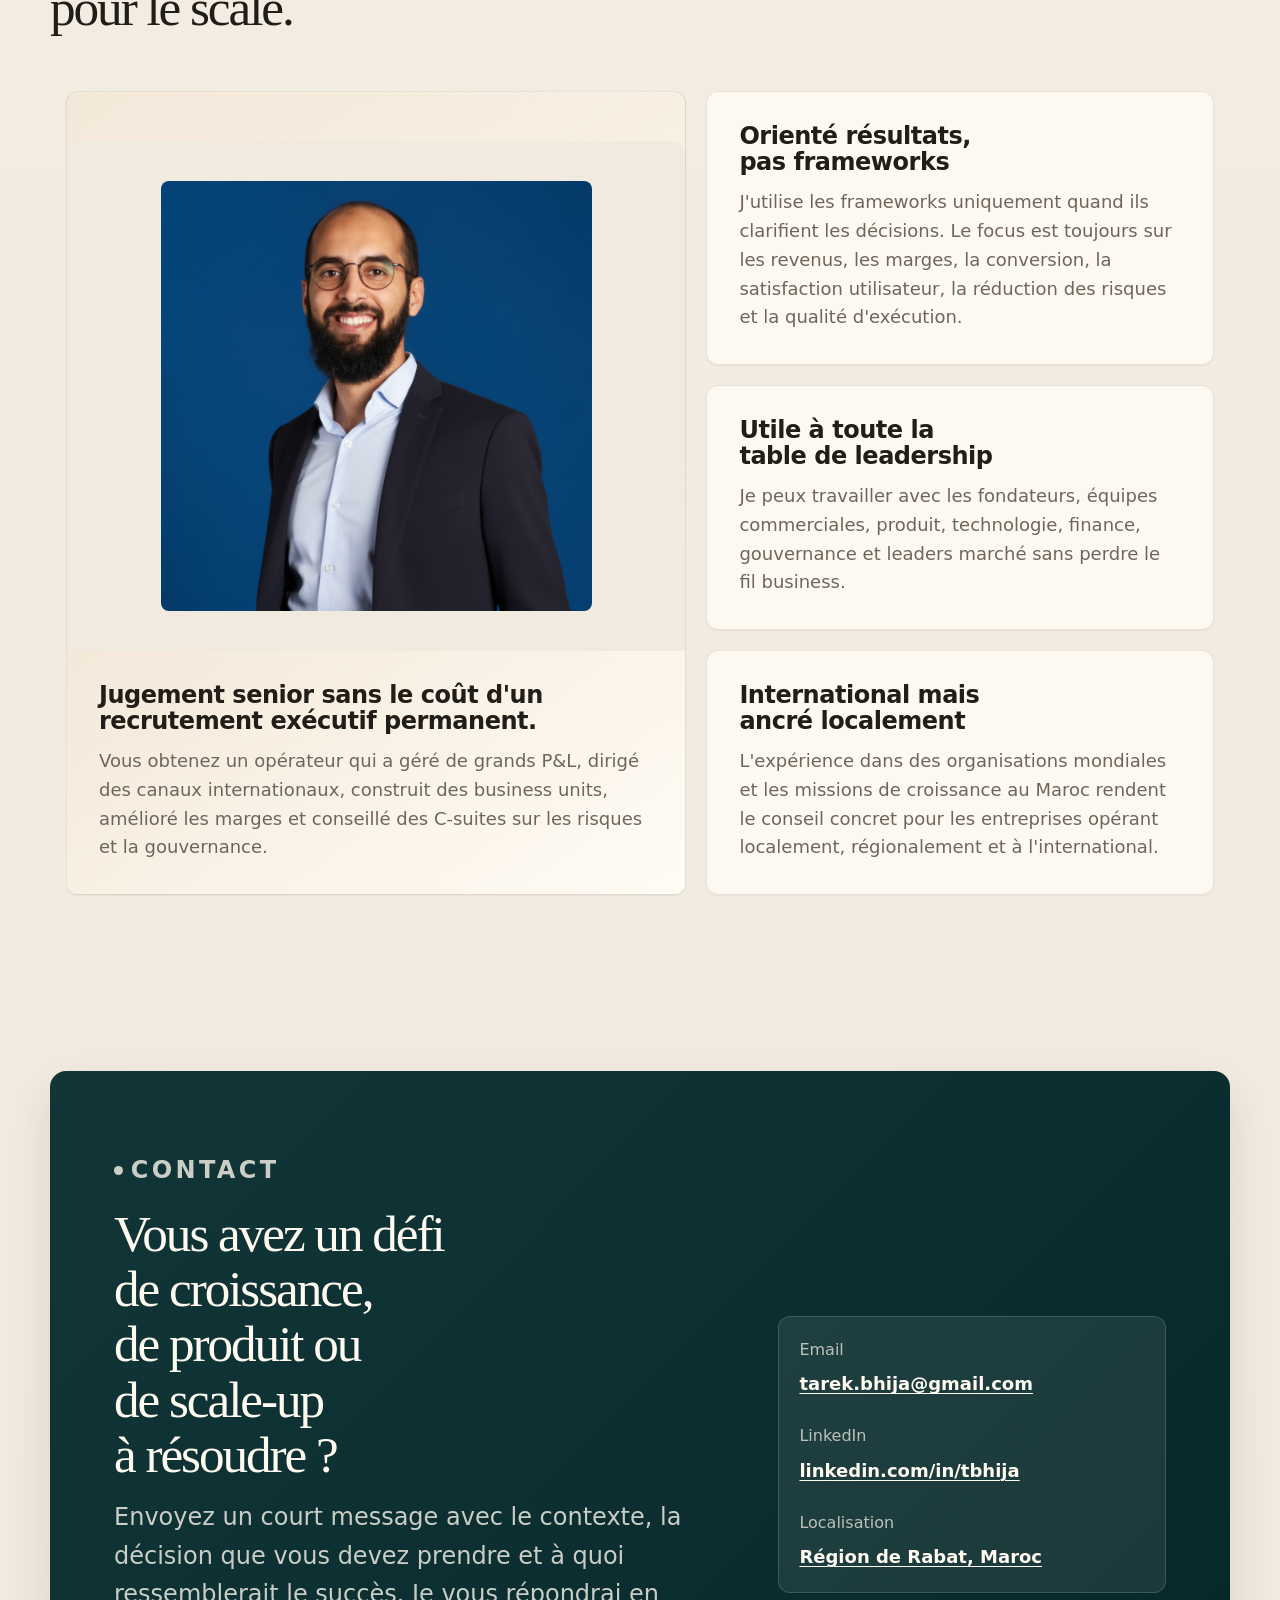
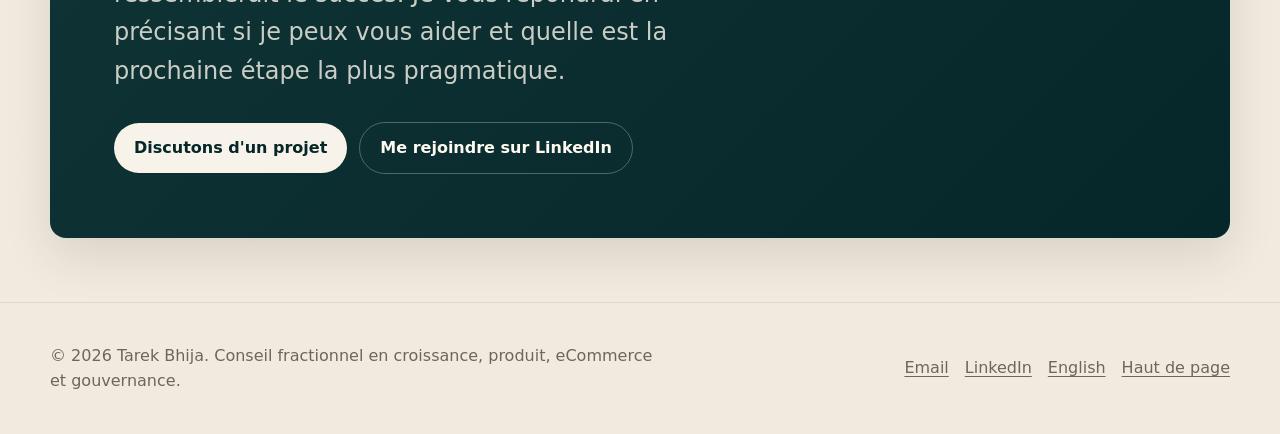
<file: fr/index.html>
<!doctype html>
<html lang="fr">
  <head>
    <meta charset="utf-8" />
    <meta name="viewport" content="width=device-width, initial-scale=1" />
    <title>Tarek Bhija | Directeur de Croissance & Produit Fractionnel</title>
    <meta
      name="description"
      content="Tarek Bhija conseille les fondateurs et opérateurs sur la croissance, le produit, l'eCommerce et la gouvernance au Maroc et à l'international."
    />
    <meta name="keywords" content="directeur de croissance fractionnel Maroc, conseiller produit Maroc, consultant eCommerce Maroc, advisor croissance santé Maroc, consultant stratégie scale-up" />
    <meta name="author" content="Tarek Bhija" />
    <meta property="og:title" content="Tarek Bhija | Directeur de Croissance & Produit Fractionnel" />
    <meta
      property="og:description"
      content="Conseiller senior en croissance, produit, eCommerce et gouvernance."
    />
    <meta property="og:type" content="website" />
    <meta property="og:locale" content="fr_FR" />

    <!-- Hreflang -->
    <link rel="canonical" href="https://tarekbhija.github.io/mysite/fr/" />
    <link rel="alternate" hreflang="fr" href="https://tarekbhija.github.io/mysite/fr/" />
    <link rel="alternate" hreflang="en" href="https://tarekbhija.github.io/mysite/" />
    <link rel="alternate" hreflang="x-default" href="https://tarekbhija.github.io/mysite/" />

    <link rel="icon" href="../assets/favicon.svg" type="image/svg+xml" />
    <!-- Same external font as original -->
    <link href="https://api.fontshare.com/v2/css?f[]=satoshi@400,500,700,900&f[]=zodiak@400,500,700&display=swap" rel="stylesheet" />
    <!-- Relative paths back to root from fr/ -->
    <link rel="stylesheet" href="../base.css" />
    <link rel="stylesheet" href="../style.css" />

    <script type="application/ld+json">
      {
        "@context": "https://schema.org",
        "@type": "Person",
        "name": "Tarek Bhija",
        "jobTitle": "Directeur de Croissance & Produit Fractionnel",
        "email": "mailto:tarek.bhija@gmail.com",
        "url": "https://tarekbhija.github.io/mysite/fr/",
        "sameAs": ["https://www.linkedin.com/in/tbhija"],
        "address": {
          "@type": "PostalAddress",
          "addressLocality": "Région de Rabat",
          "addressCountry": "MA"
        },
        "knowsAbout": [
          "Stratégie de croissance",
          "Gestion de produit",
          "eCommerce",
          "Transformation digitale",
          "Opérations santé et pharma",
          "Gouvernance",
          "Stratégie go-to-market"
        ],
        "worksFor": {
          "@type": "Organization",
          "name": "Conseil indépendant"
        }
      }
    </script>
  </head>
  <body>
    <a class="skip-link" href="#main">Aller au contenu</a>

    <header class="site-header">
      <nav class="nav" aria-label="Navigation principale">
        <a class="brand" href="#top" aria-label="Tarek Bhija accueil">
          <svg class="brand-mark" aria-hidden="true" viewBox="0 0 48 48" fill="none">
            <path d="M9 8h30" stroke="currentColor" stroke-width="3" stroke-linecap="round" />
            <path d="M24 8v32" stroke="currentColor" stroke-width="3" stroke-linecap="round" />
            <path d="M14 40h20" stroke="currentColor" stroke-width="3" stroke-linecap="round" />
            <path d="M15 16h18.5C38.2 16 41 18.8 41 22.8C41 26.9 37.9 29 33.7 29H24" stroke="currentColor" stroke-width="3" stroke-linecap="round" stroke-linejoin="round" />
          </svg>
          <span>Tarek Bhija</span>
        </a>
        <div class="nav-links" role="list">
          <a href="#who">À qui je m'adresse</a>
          <a href="#offers">Offres</a>
          <a href="#proof">Preuves</a>
          <a href="#about">À propos</a>
          <a href="#contact">Contact</a>
        </div>
        <div class="nav-actions">
          <button class="theme-toggle" type="button" data-theme-toggle aria-label="Changer le thème de couleur"></button>
          <a class="button button-primary" href="mailto:tarek.bhija@gmail.com?subject=Discussion%20projet%20avec%20Tarek">Discutons d'un projet</a>
        </div>
        <a href="/mysite/" lang="en" hreflang="en" aria-label="English version">EN</a>
      </nav>
    </header>

    <main id="main">

      <!-- ─── HERO ─────────────────────────────────────────────── -->
      <section class="hero" id="top">
        <div class="container hero-grid">
          <div>
            <p class="eyebrow">Direction fractionnelle : croissance, produit et commerce</p>
            <h1>Accélérer les entreprises digitales à l'intersection de la croissance, du produit et de la gouvernance.</h1>
            <p class="hero-subhead">
              J'accompagne les fondateurs, dirigeants et opérateurs à transformer une ambition commerciale complexe en stratégie plus claire, une exécution plus forte et des résultats mesurables — dans la santé, le consumer et le commerce digital.
            </p>
            <div class="hero-actions" aria-label="Actions principales">
              <a class="button button-primary" href="mailto:tarek.bhija@gmail.com?subject=Discussion%20projet%20avec%20Tarek">Discutons d'un projet</a>
              <a class="button button-secondary" href="https://www.linkedin.com/in/tbhija" target="_blank" rel="noopener noreferrer">Voir LinkedIn</a>
            </div>
          </div>
          <aside class="hero-card" aria-label="Indicateurs clés">
            <h2>Preuves en un coup d'œil</h2>
            <ul class="signal-list" role="list">
              <li>
                <span class="signal-value">€200M+</span>
                <span class="signal-label">P&L de portefeuille géré</span>
              </li>
              <li>
                <span class="signal-value">50+ pays</span>
                <span class="signal-label">canaux eCommerce mondiaux dirigés</span>
              </li>
              <li>
                <span class="signal-value">€150M</span>
                <span class="signal-label">risques stratégiques identifiés et mitigés</span>
              </li>
              <li>
                <span class="signal-value">5 langues</span>
                <span class="signal-label">Arabe, Anglais, Français, Espagnol, Néerlandais</span>
              </li>
            </ul>
          </aside>
        </div>
      </section>

      <!-- ─── TRUST BAR ─────────────────────────────────────────── -->
      <section class="trust-bar" aria-label="Indicateurs de crédibilité">
        <div class="container trust-grid">
          <div class="trust-item"><strong>10+ ans</strong> de leadership exécutif</div>
          <div class="trust-item"><strong>€100M+</strong> de P&L gérés</div>
          <div class="trust-item"><strong>+€50M</strong> de nouveaux flux de revenus</div>
          <div class="trust-item"><strong>+4,3%</strong> de taux de conversion</div>
          <div class="trust-item"><strong>30 ETP</strong> d'équipes dirigées</div>
        </div>
      </section>
	  

      <!-- ─── WHO I HELP ─────────────────────────────────────────── -->
      <section class="section" id="who">
        <div class="container">
          <div class="section-header">
            <div>
              <p class="eyebrow">À qui je m'adresse</p>
              <h2>Pour les dirigeants face à des enjeux de croissance complexes.</h2>
            </div>
            <p class="section-lede">
              Le bon profil n'est pas une taille d'entreprise. C'est une situation : la croissance est devenue transfonctionnelle, les décisions sont coûteuses, et l'entreprise a besoin d'un jugement senior sans recruter un exécutif permanent trop tôt.
            </p>
          </div>
          <div class="audience-grid">
            <article class="audience-card featured">
              <div>
                <h3>Fondateurs, PDG, directeurs généraux et opérateurs</h3>
                <p>
                  Je travaille avec des dirigeants qui ont besoin de clarifier leur stratégie, débloquer leur exécution et connecter leurs décisions commerciales, produit, opérationnelles et de gouvernance en un seul rythme opérationnel.
                </p>
              </div>
              <p>
                Particulièrement pertinent pour les entreprises de la santé, pharma, medtech, consumer, eCommerce, marketplaces et B2B SaaS opérant au Maroc et à l'international.
              </p>
            </article>
            <ul class="mini-list" role="list">
              <li>
                <strong>Quand la croissance sous-performe</strong>
                L'offre, le funnel, le mix de canaux ou le modèle opérationnel nécessite un diagnostic plus précis et une exécution disciplinée.
              </li>
              <li>
                <strong>Quand le commerce digital a besoin de leadership</strong>
                L'entreprise a besoin d'une meilleure conversion, d'une priorisation de la roadmap, d'une ownership produit et d'une coordination marché.
              </li>
              <li>
                <strong>Quand le scale crée des risques</strong>
                La gouvernance, la conformité, l'exposition financière et la responsabilité transfonctionnelle doivent mûrir sans ralentir l'entreprise.
              </li>
            </ul>
          </div>
        </div>
      </section>

      <!-- ─── OFFERS ─────────────────────────────────────────────── -->
      <section class="section section-tight" id="offers">
        <div class="container">
          <div class="section-header">
            <div>
              <p class="eyebrow">Façons de travailler ensemble</p>
              <h2>Quatre offres de conseil conçues pour l'exécution.</h2>
            </div>
            <p class="section-lede">
              Chaque engagement est intentionnellement léger : définition claire du problème, cadence opérationnelle rapide, livrables pratiques et accès direct au jugement d'un leadership senior.
            </p>
          </div>
          <div class="offers-grid">

            <article class="offer-card">
              <h3>Direction Croissance Fractionnelle</h3>
              <p>
                Leadership commercial senior pour les fondateurs et directeurs généraux qui ont besoin d'un système de croissance plus affûté sans recruter un CGO à plein temps.
              </p>
              <div class="offer-meta">
                <span class="pill">Idéal : scale-up</span>
                <span class="pill">Format : retainer</span>
              </div>
              <dl class="offer-detail">
                <dt>Problèmes résolus</dt>
                <dd>Priorités de croissance floues, dynamique commerciale lente, conversion faible entre stratégie et exécution, équipes commerciales fragmentées.</dd>
                <dt>Livrables</dt>
                <dd>Diagnostic de croissance, cadence opérationnelle commerciale, roadmap prioritaire, modèle KPI, rituels de leadership et support à l'exécution.</dd>
                <dt>Résultats attendus</dt>
                <dd>Focus revenu plus précis, prise de décision plus rapide, responsabilisation renforcée des équipes et exécution de croissance plus prévisible.</dd>
              </dl>
            </article>

            <article class="offer-card">
              <h3>Accélération Produit & eCommerce</h3>
              <p>
                Leadership produit et commerce digital pour les entreprises qui ont besoin d'améliorer leur conversion, la qualité de leur roadmap et leur performance marché.
              </p>
              <div class="offer-meta">
                <span class="pill">Idéal : commerce</span>
                <span class="pill">Format : sprint ou retainer</span>
              </div>
              <dl class="offer-detail">
                <dt>Problèmes résolus</dt>
                <dd>Canaux digitaux sous-performants, ownership produit flou, priorisation faible et désalignement entre marchés, technologie et équipes commerciales.</dd>
                <dt>Livrables</dt>
                <dd>Audit eCommerce, roadmap produit, carte d'opportunités de conversion, modèle opérationnel, revue analytics et cadence de livraison.</dd>
                <dt>Résultats attendus</dt>
                <dd>Conversion améliorée, choix de roadmap plus clairs, satisfaction utilisateur renforcée et meilleure exécution global-local.</dd>
              </dl>
            </article>

            <article class="offer-card">
              <h3>Stratégie Go-to-Market & Portefeuille</h3>
              <p>
                Support stratégique pour les portefeuilles produits, business units et lancements où le positionnement, les pools de revenus et les marges sont critiques.
              </p>
              <div class="offer-meta">
                <span class="pill">Idéal : lancement ou repositionnement</span>
                <span class="pill">Format : sprint stratégique</span>
              </div>
              <dl class="offer-detail">
                <dt>Problèmes résolus</dt>
                <dd>Choix de portefeuille flous, segmentation marché faible, flux de revenus manqués et plans GTM qui ne se traduisent pas en exécution.</dd>
                <dt>Livrables</dt>
                <dd>Revue de portefeuille, cadrage d'opportunités marché, plan GTM, business case, arbre KPI et mémo de décision exécutif.</dd>
                <dt>Résultats attendus</dt>
                <dd>Paris plus nets, logique de revenus plus solide, focus marge amélioré et plan de lancement actionnable pour le leadership.</dd>
              </dl>
            </article>

            <article class="offer-card">
              <h3>Gouvernance, Risques & Scale-up</h3>
              <p>
                Support modèle opérationnel et gouvernance pour les organisations où la croissance augmente la complexité, l'exposition ou la pression réglementaire.
              </p>
              <div class="offer-meta">
                <span class="pill">Idéal : croissance régulée</span>
                <span class="pill">Format : sprint advisory</span>
              </div>
              <dl class="offer-detail">
                <dt>Problèmes résolus</dt>
                <dd>Droits de décision ambigus, risques non gérés, routines de gouvernance faibles et équipes de leadership sans visibilité financière ou compliance suffisante.</dd>
                <dt>Livrables</dt>
                <dd>Revue de gouvernance, carte des risques, modèle de droits de décision, rituels exécutifs, plan de mitigation et dossier pour le board ou C-suite.</dd>
                <dt>Résultats attendus</dt>
                <dd>Exécution plus résiliente, responsabilité plus claire, exposition réduite et meilleure réponse stratégique sous pression.</dd>
              </dl>
            </article>

          </div>
        </div>
      </section>

      <!-- ─── PROOF ──────────────────────────────────────────────── -->

		<section class="logo-bar" aria-label="Entreprises avec lesquelles j'ai travaillé">
		  <div class="container logo-grid">
			<img src="../assets/logos/philips.png" alt="Philips" class="logo-item" />
			<img src="../assets/logos/miele.png" alt="Miele" class="logo-item" />
			<img src="../assets/logos/sobrus.png" alt="Sobrus" class="logo-item" />
			<img src="../assets/logos/dassault.png" alt="Dassault Systèmes" class="logo-item" />
			<img src="../assets/logos/atos.png" alt="Atos" class="logo-item" />
			<img src="../assets/logos/London2012.png" alt="London2012" class="logo-item" />

		  </div>
		</section>

      <section class="section" id="proof">
        <div class="container">
          <div class="section-header">
            <div>
              <p class="eyebrow">Réalisations sélectionnées</p>
              <h2>Preuves en croissance, produit, commerce et gouvernance.</h2>
            </div>
            <p class="section-lede">
              Des blocs de preuves concis issus de rôles exécutifs, traduits dans les situations d'advisory où ils comptent le plus.
            </p>
          </div>
          <div class="proof-grid">
            <article class="proof-card">
              <span class="proof-metric">1M+ MAD</span>
              <h3>Construction d'une nouvelle unité commerciale</h3>
              <p>
                En tant que Chief Growth Officer chez Sobrus, construction et montée en puissance d'une nouvelle unité commerciale, acquisition de 10 clients entreprises clés, dépassement d'1M MAD de nouveaux revenus en première année, supervision d'une équipe transfonctionnelle de 12 ETP.
              </p>
            </article>
            <article class="proof-card">
              <span class="proof-metric">50+ pays</span>
              <h3>Direction des canaux eCommerce et produit mondiaux</h3>
              <p>
                Chez Miele, direction des canaux de distribution digitale mondiale dans plus de 50 pays, croissance eCommerce à deux chiffres, amélioration du taux de conversion de +4,3 %, satisfaction utilisateur en hausse de +8,4 %, management d'environ 30 ETP.
              </p>
            </article>
            <article class="proof-card">
              <span class="proof-metric">€200M+</span>
              <h3>Ownership de la stratégie portefeuille et du P&L</h3>
              <p>
                En tant que Directeur Marketing Global Beauté chez Philips, gestion d'un portefeuille de plus de 200 M€, création de +50 M€ de nouveaux flux de revenus, amélioration des marges de plus de 200 bps, pilotage de la transition vers les standards des dispositifs médicaux certifiés.
              </p>
            </article>
            <article class="proof-card">
              <span class="proof-metric">€150M</span>
              <h3>Conseil C-suite sur les risques et la gouvernance</h3>
              <p>
                En tant que Directeur Audit chez Philips, direction de 15+ audits à fort impact, identification et mitigation de risques jusqu'à 150 M€, conseil à la direction générale sur la gouvernance et les plans de réponse stratégique.
              </p>
            </article>
          </div>
        </div>
      </section>

      <!-- ─── ABOUT ──────────────────────────────────────────────── -->
      <section class="section section-tight" id="about">
        <div class="container">
          <div class="about-panel">
            <div class="about-copy">
              <p class="eyebrow">À propos</p>
              <h2 class="sr-only">À propos de Tarek Bhija</h2>
              <p>
                Je suis un conseiller exécutif basé au Maroc, avec plus de 10 ans d'expérience dans la structuration d'organisations internationales à forte croissance, la gestion de P&L dépassant 100 M€ et le développement commercial international.
              </p>
              <p>
                Mon travail se situe à l'intersection du leadership commercial et de la technologie : stratégie de croissance, gestion de produit, eCommerce, gouvernance, complexité réglementaire, modèles opérationnels et exécution transfonctionnelle.
              </p>
              <p>
                J'ai dirigé et conseillé des équipes chez Philips, Miele, Sobrus, Dassault Systèmes, et Atos / Jeux Olympiques de Londres 2012, avec une expérience couvrant le consumer, la santé, la pharma, le commerce digital et les technologies d'entreprise.
              </p>
            </div>
            <aside class="about-facts" aria-label="Informations de fond">
              <div class="fact"><strong>Localisation</strong><span>Région de Rabat, Maroc</span></div>
              <div class="fact"><strong>Langues</strong><span>Arabe, Anglais, Français, Espagnol, Néerlandais</span></div>
              <div class="fact"><strong>Certifications</strong><span>TOGAF, AI Product Management, SAFe, PMP, Data Analytics</span></div>
              <div class="fact"><strong>Atout clé</strong><span>Leadership business combiné à une compétence en ingénierie IT</span></div>
            </aside>
          </div>
        </div>
      </section>

      <!-- ─── WHY ────────────────────────────────────────────────── -->
      <section class="section" id="why">
        <div class="container">
          <div class="section-header">
            <div>
              <p class="eyebrow">Pourquoi travailler avec moi</p>
              <h2>Assez commercial pour la croissance. Assez structuré pour le scale.</h2>
            </div>
            <p class="section-lede">
              Beaucoup de conseillers savent faire des slides. Peu savent connecter revenus, produit, risques, opérations et équipes en un système opérationnel que l'équipe peut réellement piloter.
            </p>
          </div>

          <div class="container">

  <div class="why-grid">

    <article class="why-card large">
  <div class="why-card-image">
    <img src="../assets/tarek.png" alt="Tarek Bhija — conseiller exécutif fractionnel" class="why-card-photo"/>
  </div>      <div class="why-card-text">
        <h3>Jugement senior sans le coût d'un recrutement exécutif permanent.</h3>
        <p>
          Vous obtenez un opérateur qui a géré de grands P&amp;L, dirigé des canaux internationaux, construit des business units, amélioré les marges et conseillé des C-suites sur les risques et la gouvernance.
        </p>
      </div>
    </article>

    <div class="why-stack">
      <article class="why-card">
        <h3>Orienté résultats, pas frameworks</h3>
        <p>J'utilise les frameworks uniquement quand ils clarifient les décisions. Le focus est toujours sur les revenus, les marges, la conversion, la satisfaction utilisateur, la réduction des risques et la qualité d'exécution.</p>
      </article>
      <article class="why-card">
        <h3>Utile à toute la table de leadership</h3>
        <p>Je peux travailler avec les fondateurs, équipes commerciales, produit, technologie, finance, gouvernance et leaders marché sans perdre le fil business.</p>
      </article>
      <article class="why-card">
        <h3>International mais ancré localement</h3>
        <p>L'expérience dans des organisations mondiales et les missions de croissance au Maroc rendent le conseil concret pour les entreprises opérant localement, régionalement et à l'international.</p>
      </article>
    </div>

  </div>
</div>
          </div>
        </div>
      </section>

      <!-- ─── CONTACT ────────────────────────────────────────────── -->
      <section class="section-tight" id="contact">
        <div class="container">
          <div class="cta-panel">
            <div>
              <p class="eyebrow">Contact</p>
              <h2>Vous avez un défi de croissance, de produit ou de scale-up à résoudre ?</h2>
              <p>
                Envoyez un court message avec le contexte, la décision que vous devez prendre et à quoi ressemblerait le succès. Je vous répondrai en précisant si je peux vous aider et quelle est la prochaine étape la plus pragmatique.
              </p>
              <div class="cta-actions">
                <a class="button button-primary" href="mailto:tarek.bhija@gmail.com?subject=Discussion%20projet%20avec%20Tarek">Discutons d'un projet</a>
                <a class="button button-secondary" href="https://www.linkedin.com/in/tbhija" target="_blank" rel="noopener noreferrer">Me rejoindre sur LinkedIn</a>
              </div>
            </div>
            <div class="contact-card">
              <span>Email</span>
              <a href="mailto:tarek.bhija@gmail.com">tarek.bhija@gmail.com</a>
              <span>LinkedIn</span>
              <a href="https://www.linkedin.com/in/tbhija" target="_blank" rel="noopener noreferrer">linkedin.com/in/tbhija</a>
              <span>Localisation</span>
              <a href="https://www.google.com/maps/place/Rabat,+Morocco" target="_blank" rel="noopener noreferrer">Région de Rabat, Maroc</a>
            </div>
          </div>
        </div>
      </section>

    </main>

    <footer class="site-footer">
      <div class="container footer-grid">
        <p>© 2026 Tarek Bhija. Conseil fractionnel en croissance, produit, eCommerce et gouvernance.</p>
        <div class="footer-links">
          <a href="mailto:tarek.bhija@gmail.com">Email</a>
          <a href="https://www.linkedin.com/in/tbhija" target="_blank" rel="noopener noreferrer">LinkedIn</a>
          <a href="/mysite/" lang="en" hreflang="en">English</a>
          <a href="#top">Haut de page</a>
        </div>
      </div>
    </footer>

    <script src="../app.js" defer></script>
  </body>
</html>
</file>
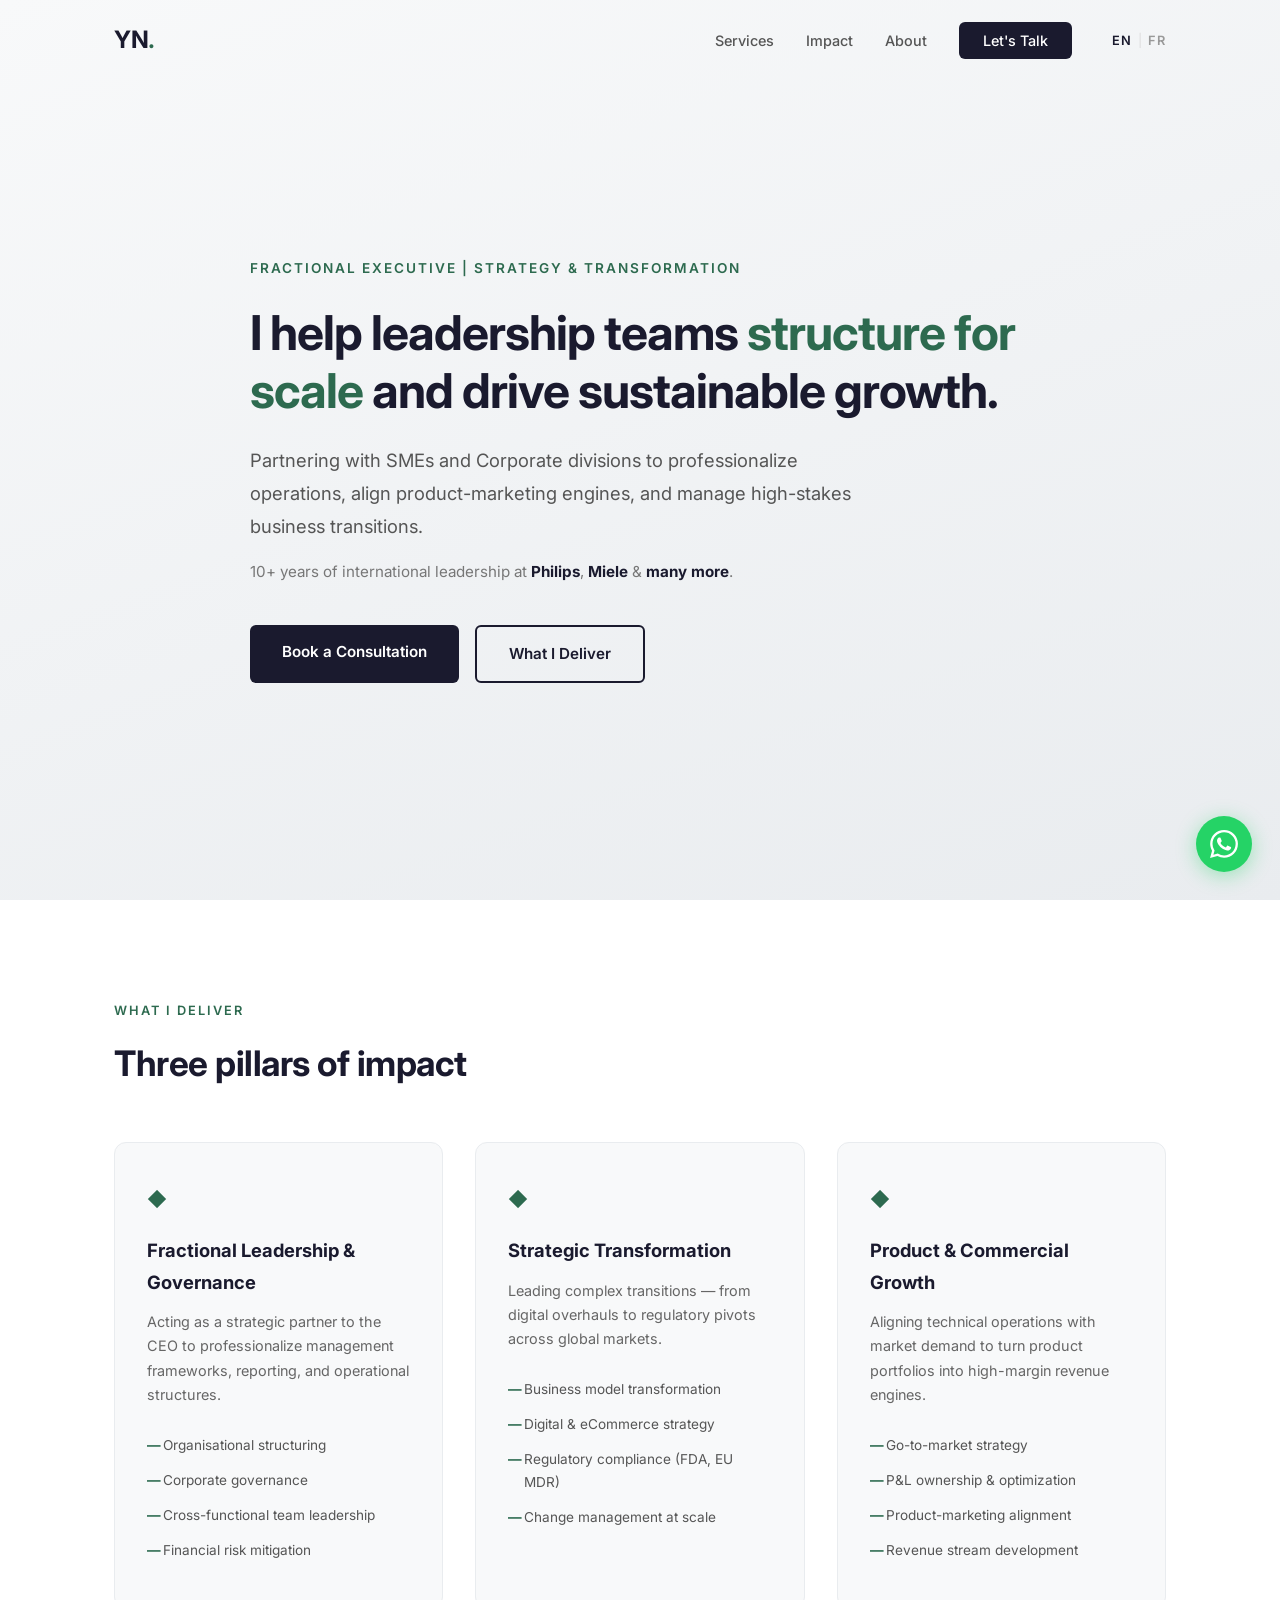
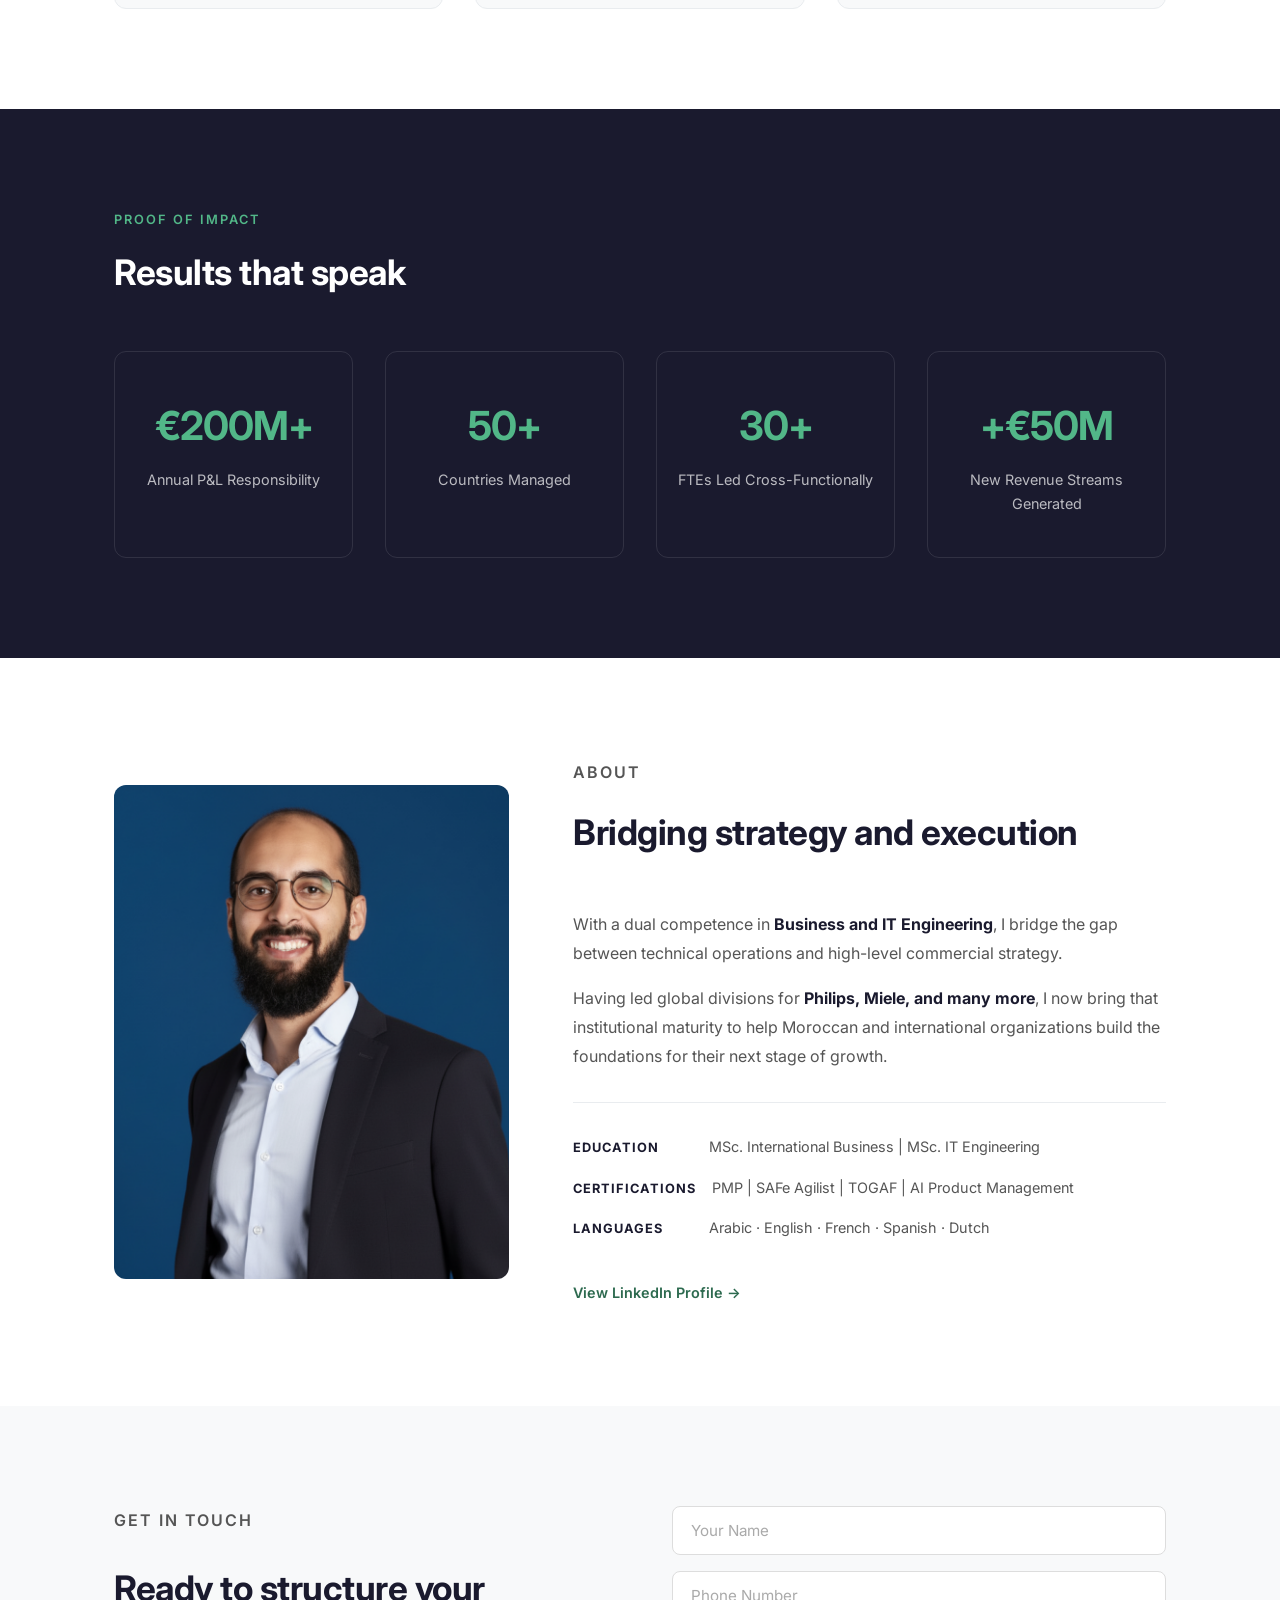
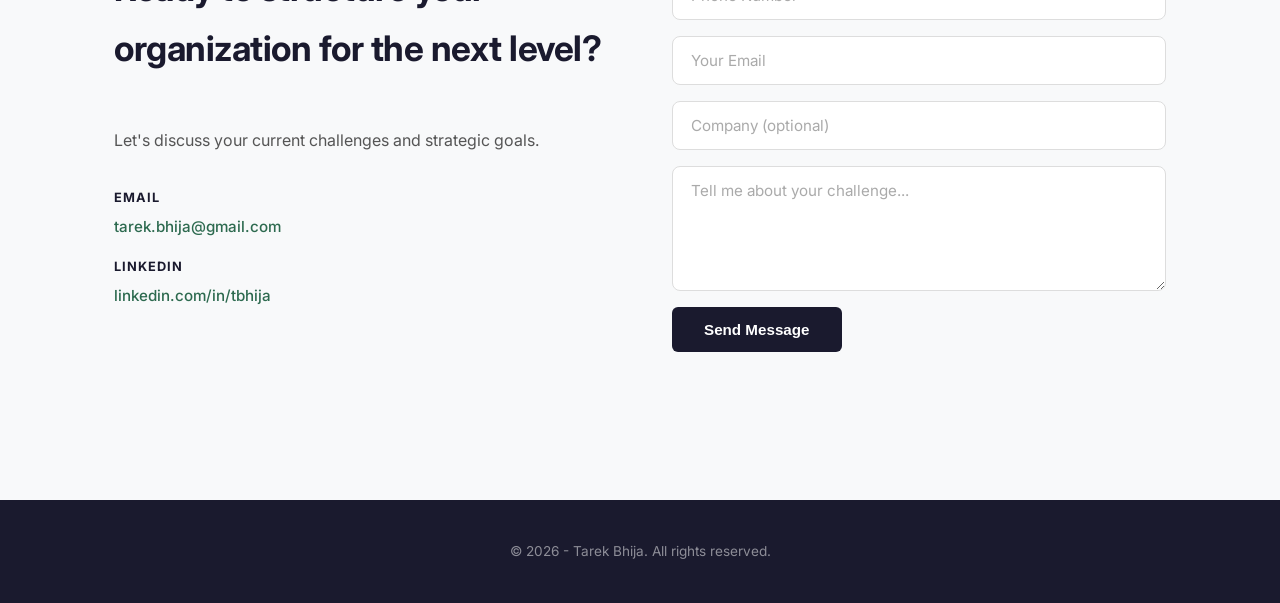
<file: v0/index.html>
<!DOCTYPE html>
<html lang="en">
<head>
    <meta charset="UTF-8">
    <meta name="viewport" content="width=device-width, initial-scale=1.0">
    <title>Your Name | Fractional Executive – Strategy, Transformation & Growth</title>
    <link rel="stylesheet" href="style.css">
    <link href="https://fonts.googleapis.com/css2?family=Inter:wght@300;400;500;600;700&display=swap" rel="stylesheet">
</head>
<body>

    <!-- NAVIGATION -->
<nav id="navbar">
    <div class="nav-container">
        <a href="#hero" class="logo">YN<span class="dot">.</span></a>
        <ul class="nav-links">
            <li><a href="#services">Services</a></li>
            <li><a href="#impact">Impact</a></li>
            <li><a href="#about">About</a></li>
            <li><a href="#contact" class="nav-cta">Let's Talk</a></li>
            <li class="lang-switcher">
                <a href="index.html" class="lang-active">EN</a>
                <span class="lang-divider">|</span>
                <a href="fr.html">FR</a>
            </li>
        </ul>
        <div class="hamburger" id="hamburger">
            <span></span>
            <span></span>
            <span></span>
        </div>
    </div>
</nav>

    <!-- MOBILE MENU -->
    <div class="mobile-menu" id="mobileMenu">
        <ul>
            <li><a href="#services">Services</a></li>
            <li><a href="#impact">Impact</a></li>
            <li><a href="#about">About</a></li>
            <li><a href="#contact">Let's Talk</a></li>
            <li class="lang-switcher-mobile">
                <a href="index.html" class="lang-active">EN</a>
                <span class="lang-divider">|</span>
                <a href="fr.html">FR</a>
            </li>
        </ul>
    </div>

    <!-- HERO SECTION -->
    <section id="hero">
        <div class="hero-content">
            <p class="hero-tag">Fractional Executive | Strategy & Transformation</p>
            <h1>I help leadership teams <span class="highlight">structure for scale</span> and drive sustainable growth.</h1>
            <p class="hero-sub">Partnering with SMEs and Corporate divisions to professionalize operations, align product-marketing engines, and manage high-stakes business transitions.</p>
            <p class="hero-pedigree">10+ years of international leadership at <strong>Philips</strong>, <strong>Miele</strong> & <strong>many more</strong>.</p>
            <div class="hero-buttons">
                <a href="#contact" class="btn-primary">Book a Consultation</a>
                <a href="#services" class="btn-secondary">What I Deliver</a>
            </div>
        </div>
    </section>

    <!-- SERVICES SECTION -->
    <section id="services">
        <div class="container">
            <p class="section-tag">What I Deliver</p>
            <h2>Three pillars of impact</h2>
            <div class="services-grid">

                <div class="service-card">
                    <div class="service-icon">&#9670;</div>
                    <h3>Fractional Leadership & Governance</h3>
                    <p>Acting as a strategic partner to the CEO to professionalize management frameworks, reporting, and operational structures.</p>
                    <ul class="service-list">
                        <li>Organisational structuring</li>
                        <li>Corporate governance</li>
                        <li>Cross-functional team leadership</li>
                        <li>Financial risk mitigation</li>
                    </ul>
                </div>

                <div class="service-card">
                    <div class="service-icon">&#9670;</div>
                    <h3>Strategic Transformation</h3>
                    <p>Leading complex transitions — from digital overhauls to regulatory pivots across global markets.</p>
                    <ul class="service-list">
                        <li>Business model transformation</li>
                        <li>Digital & eCommerce strategy</li>
                        <li>Regulatory compliance (FDA, EU MDR)</li>
                        <li>Change management at scale</li>
                    </ul>
                </div>

                <div class="service-card">
                    <div class="service-icon">&#9670;</div>
                    <h3>Product & Commercial Growth</h3>
                    <p>Aligning technical operations with market demand to turn product portfolios into high-margin revenue engines.</p>
                    <ul class="service-list">
                        <li>Go-to-market strategy</li>
                        <li>P&L ownership & optimization</li>
                        <li>Product-marketing alignment</li>
                        <li>Revenue stream development</li>
                    </ul>
                </div>

            </div>
        </div>
    </section>

    <!-- IMPACT SECTION -->
    <section id="impact">
        <div class="container">
            <p class="section-tag">Proof of Impact</p>
            <h2>Results that speak</h2>
            <div class="impact-grid">
                <div class="impact-card">
                    <h3>€200M+</h3>
                    <p>Annual P&L Responsibility</p>
                </div>
                <div class="impact-card">
                    <h3>50+</h3>
                    <p>Countries Managed</p>
                </div>
                <div class="impact-card">
                    <h3>30+</h3>
                    <p>FTEs Led Cross-Functionally</p>
                </div>
                <div class="impact-card">
                    <h3>+€50M</h3>
                    <p>New Revenue Streams Generated</p>
                </div>
            </div>
        </div>
    </section>

    <!-- ABOUT SECTION -->
    <section id="about">
        <div class="container">
            <div class="about-grid">
                <div class="about-image">
                    <img src="image/TB HD.png" alt="Your Name">
                </div>
                <div class="about-text">
                    <p class="section-tag">About</p>
                    <h2>Bridging strategy and execution</h2>
                    <p>With a dual competence in <strong>Business and IT Engineering</strong>, I bridge the gap between technical operations and high-level commercial strategy.</p>
                    <p>Having led global divisions for <strong>Philips, Miele, and many more</strong>, I now bring that institutional maturity to help Moroccan and international organizations build the foundations for their next stage of growth.</p>
                    <div class="about-credentials">
                        <div class="credential">
                            <span class="credential-label">Education</span>
                            <span>MSc. International Business | MSc. IT Engineering</span>
                        </div>
                        <div class="credential">
                            <span class="credential-label">Certifications</span>
                            <span>PMP | SAFe Agilist | TOGAF | AI Product Management</span>
                        </div>
                        <div class="credential">
                            <span class="credential-label">Languages</span>
                            <span>Arabic · English · French · Spanish · Dutch</span>
                        </div>
                    </div>
                    <a href="https://www.linkedin.com/in/tbhija" class="btn-linkedin" target="_blank">View LinkedIn Profile →</a>
                </div>
            </div>
        </div>
    </section>

    <!-- CONTACT SECTION -->
    <section id="contact">
        <div class="container">
            <div class="contact-wrapper">
                <div class="contact-text">
                    <p class="section-tag">Get in Touch</p>
                    <h2>Ready to structure your organization for the next level?</h2>
                    <p>Let's discuss your current challenges and strategic goals.</p>
                    <div class="contact-methods">
                        <div class="contact-method">
                            <span class="contact-label">Email</span>
                            <a href="mailto:tarek.bhija@gmail.com">tarek.bhija@gmail.com</a>
                        </div>
                        <div class="contact-method">
                            <span class="contact-label">LinkedIn</span>
                            <a href="https://linkedin.com/in/tbhija" target="_blank">linkedin.com/in/tbhija</a>
                        </div>
                    </div>
                </div>
            <form class="contact-form" id="contactForm" action="https://formspree.io/f/mvzdrlao" method="POST">
                <input type="text" name="name" placeholder="Your Name" required>
                <input type="tel" name="phone" placeholder="Phone Number" required>
                <input type="email" name="email" placeholder="Your Email" required>
                <input type="text" name="company" placeholder="Company (optional)">
                <textarea name="message" placeholder="Tell me about your challenge..." rows="5" required></textarea>
                <button type="submit" class="btn-primary" id="submitBtn">Send Message</button>
                <p class="form-status" id="formStatus"></p>
            </form>
            </div>
        </div>
        <a href="https://wa.me/31627847807?text=Hi%2C%20I%27d%20like%20to%20discuss%20a%20potential%20engagement." class="whatsapp-badge" target="_blank" aria-label="Chat on WhatsApp">
    <svg xmlns="http://www.w3.org/2000/svg" width="28" height="28" viewBox="0 0 24 24" fill="#ffffff">
        <path d="M17.472 14.382c-.297-.149-1.758-.867-2.03-.967-.273-.099-.471-.148-.67.15-.197.297-.767.966-.94 1.164-.173.199-.347.223-.644.075-.297-.15-1.255-.463-2.39-1.475-.883-.788-1.48-1.761-1.653-2.059-.173-.297-.018-.458.13-.606.134-.133.298-.347.446-.52.149-.174.198-.298.298-.497.099-.198.05-.371-.025-.52-.075-.149-.669-1.612-.916-2.207-.242-.579-.487-.5-.669-.51-.173-.008-.371-.01-.57-.01-.198 0-.52.074-.792.372-.272.297-1.04 1.016-1.04 2.479 0 1.462 1.065 2.875 1.213 3.074.149.198 2.096 3.2 5.077 4.487.709.306 1.262.489 1.694.625.712.227 1.36.195 1.871.118.571-.085 1.758-.719 2.006-1.413.248-.694.248-1.289.173-1.413-.074-.124-.272-.198-.57-.347m-5.421 7.403h-.004a9.87 9.87 0 01-5.031-1.378l-.361-.214-3.741.982.998-3.648-.235-.374a9.86 9.86 0 01-1.51-5.26c.001-5.45 4.436-9.884 9.888-9.884 2.64 0 5.122 1.03 6.988 2.898a9.825 9.825 0 012.893 6.994c-.003 5.45-4.437 9.884-9.885 9.884m8.413-18.297A11.815 11.815 0 0012.05 0C5.495 0 .16 5.335.157 11.892c0 2.096.547 4.142 1.588 5.945L.057 24l6.305-1.654a11.882 11.882 0 005.683 1.448h.005c6.554 0 11.89-5.335 11.893-11.893a11.821 11.821 0 00-3.48-8.413z"/>
    </svg>
    </a>
    </section>
    <!-- WHATSAPP BADGE -->

    <!-- FOOTER -->
    <footer>
        <div class="container">
            <p>&copy; 2026 - Tarek Bhija. All rights reserved.</p>
        </div>
    </footer>

    <!-- JAVASCRIPT -->
    <script>
        // Navbar scroll effect
        window.addEventListener('scroll', function() {
            const navbar = document.getElementById('navbar');
            if (window.scrollY > 50) {
                navbar.classList.add('scrolled');
            } else {
                navbar.classList.remove('scrolled');
            }
        });

        // Hamburger menu
        const hamburger = document.getElementById('hamburger');
        const mobileMenu = document.getElementById('mobileMenu');

        hamburger.addEventListener('click', function() {
            hamburger.classList.toggle('active');
            mobileMenu.classList.toggle('active');
        });

        // Close mobile menu on link click
        document.querySelectorAll('.mobile-menu a').forEach(link => {
            link.addEventListener('click', () => {
                hamburger.classList.remove('active');
                mobileMenu.classList.remove('active');
            });
        });

        // Smooth scrolling
        document.querySelectorAll('a[href^="#"]').forEach(anchor => {
            anchor.addEventListener('click', function(e) {
                e.preventDefault();
                const target = document.querySelector(this.getAttribute('href'));
                if (target) {
                    target.scrollIntoView({ behavior: 'smooth', block: 'start' });
                }
            });
        });

        // Scroll reveal animation
        const observerOptions = {
            threshold: 0.1,
            rootMargin: '0px 0px -50px 0px'
        };

        const observer = new IntersectionObserver((entries) => {
            entries.forEach(entry => {
                if (entry.isIntersecting) {
                    entry.target.classList.add('revealed');
                }
            });
        }, observerOptions);

        document.querySelectorAll('.service-card, .impact-card, .about-grid, .contact-wrapper').forEach(el => {
            el.classList.add('reveal');
            observer.observe(el);
        });
        // Form submission without redirect
const form = document.getElementById('contactForm');
const submitBtn = document.getElementById('submitBtn');
const formStatus = document.getElementById('formStatus');

form.addEventListener('submit', function(e) {
    e.preventDefault();

    submitBtn.textContent = 'Sending...';
    submitBtn.disabled = true;

    fetch(form.action, {
        method: 'POST',
        body: new FormData(form),
        headers: { 'Accept': 'application/json' }
    })
    .then(response => {
        if (response.ok) {
            formStatus.textContent = 'Message sent successfully. I\'ll be in touch shortly.';
            formStatus.className = 'form-status success';
            form.reset();
        } else {
            formStatus.textContent = 'Something went wrong. Please try again.';
            formStatus.className = 'form-status error';
        }
        submitBtn.textContent = 'Send Message';
        submitBtn.disabled = false;
    })
    .catch(() => {
        formStatus.textContent = 'Something went wrong. Please try again.';
        formStatus.className = 'form-status error';
        submitBtn.textContent = 'Send Message';
        submitBtn.disabled = false;
    });
});
    </script>

</body>
</html>
</file>
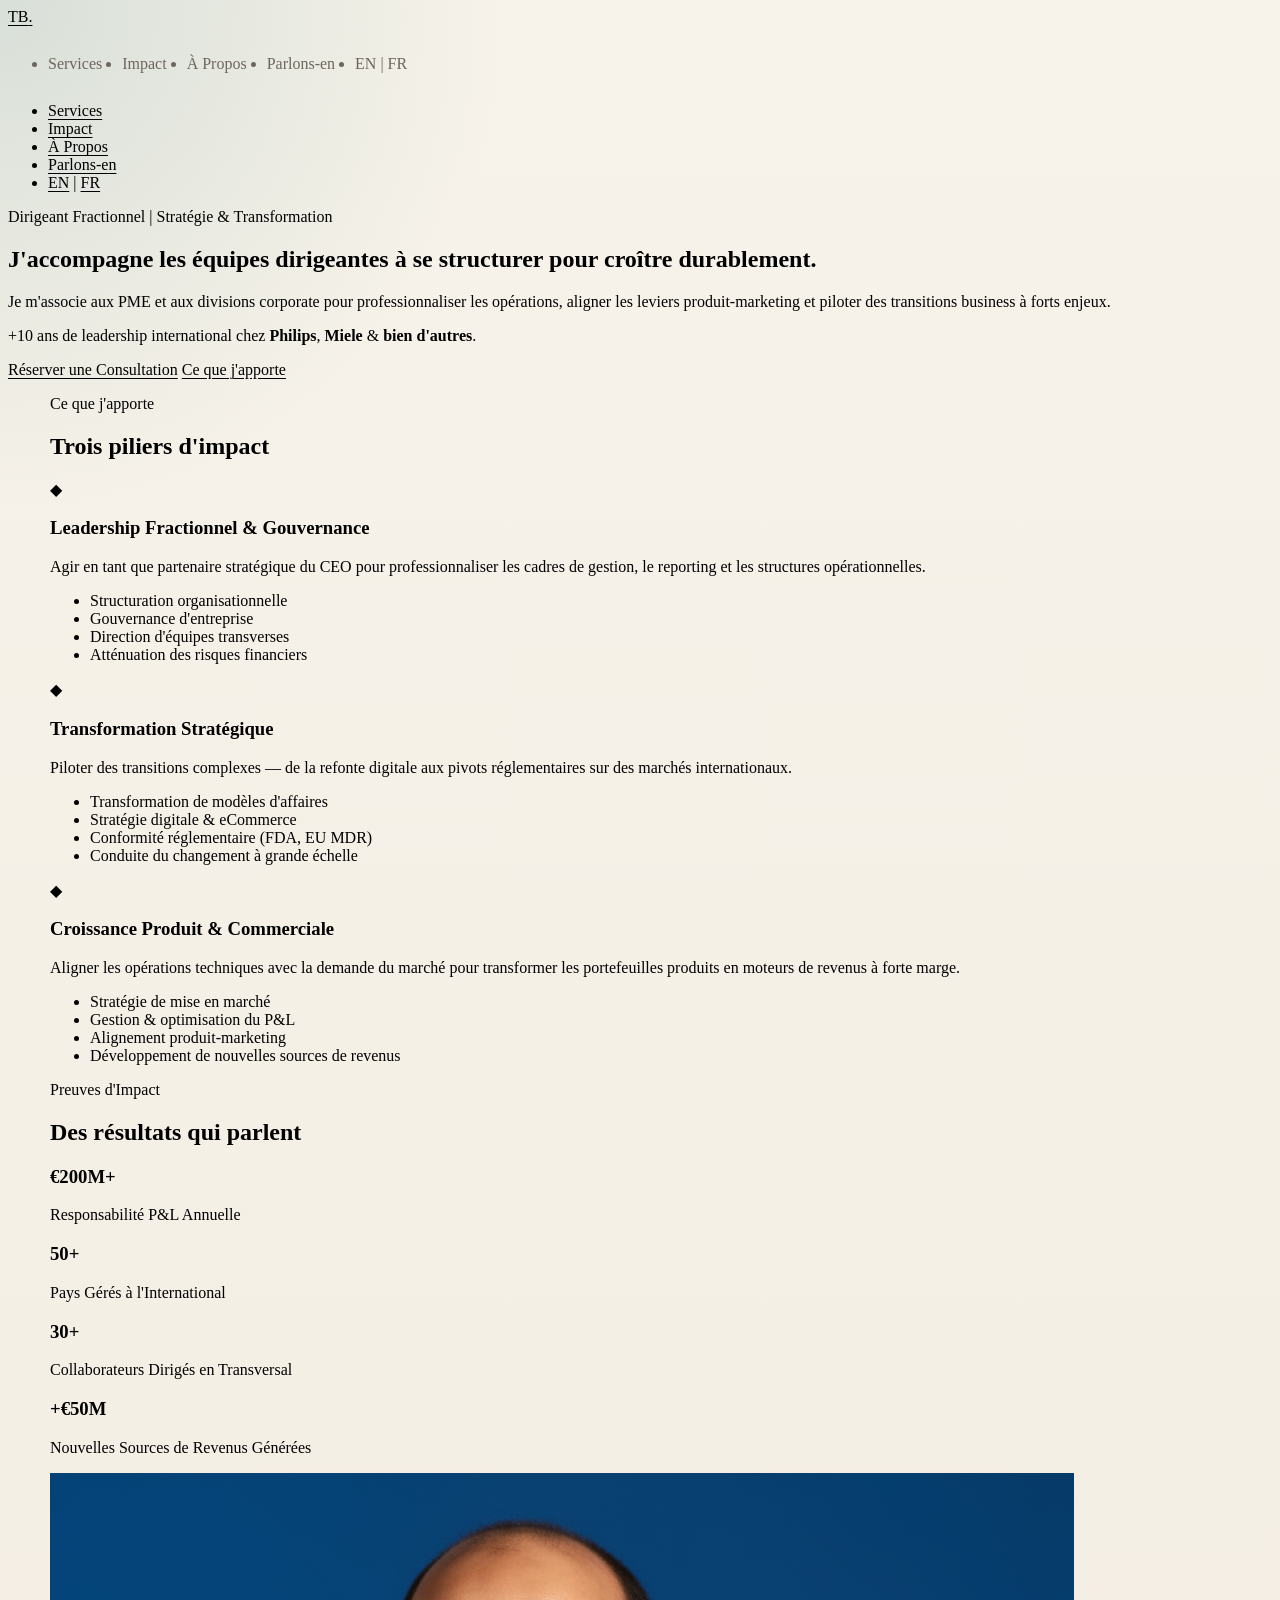
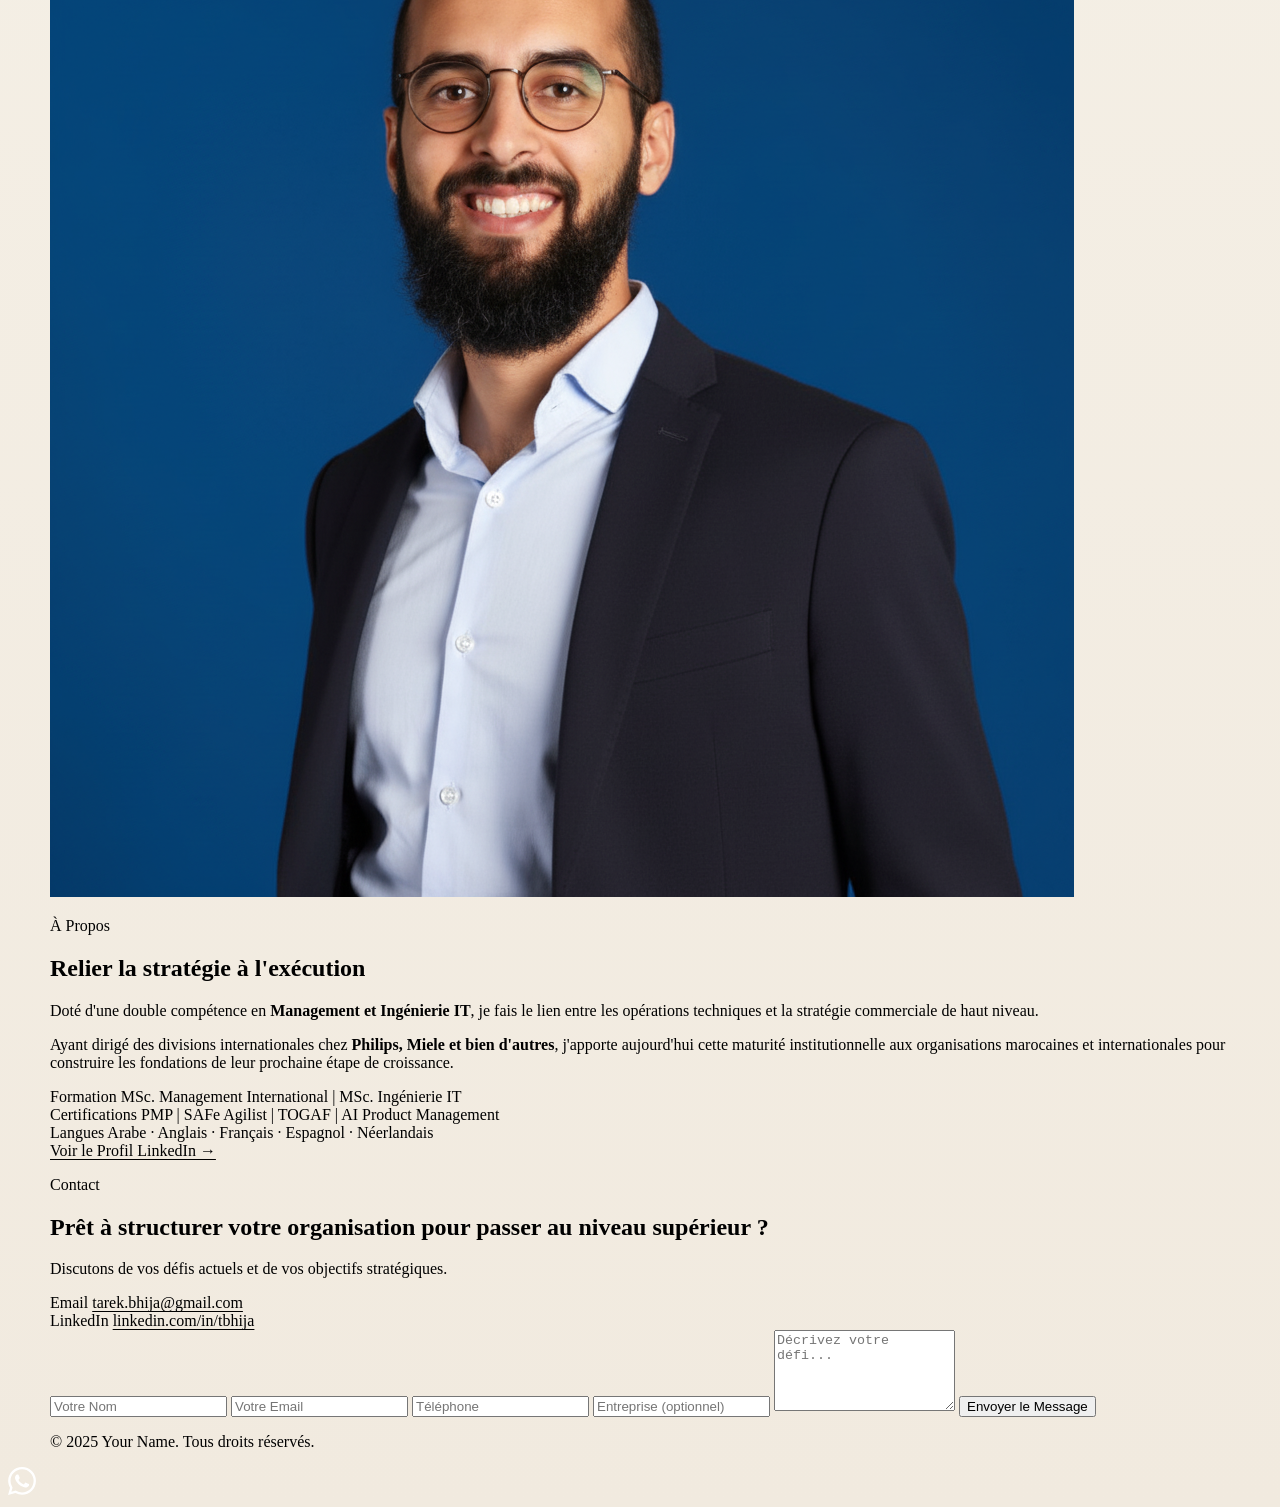
<file: fr.html>
<!DOCTYPE html>
<html lang="fr">
<head>
    <meta charset="UTF-8">
    <meta name="viewport" content="width=device-width, initial-scale=1.0">
    <title>Tarek Bhija | Dirigeant Fractionnel – Stratégie, Transformation & Croissance</title>
    <link rel="stylesheet" href="style.css">
    <link href="https://fonts.googleapis.com/css2?family=Inter:wght@300;400;500;600;700&display=swap" rel="stylesheet">
</head>
<body>

    <!-- NAVIGATION -->
    <nav id="navbar">
        <div class="nav-container">
            <a href="#hero" class="logo">TB<span class="dot">.</span></a>
            <ul class="nav-links">
                <li><a href="#services">Services</a></li>
                <li><a href="#impact">Impact</a></li>
                <li><a href="#about">À Propos</a></li>
                <li><a href="#contact" class="nav-cta">Parlons-en</a></li>
                <li class="lang-switcher">
                    <a href="index.html">EN</a>
                    <span class="lang-divider">|</span>
                    <a href="fr.html" class="lang-active">FR</a>
                </li>
            </ul>
            <div class="hamburger" id="hamburger">
                <span></span>
                <span></span>
                <span></span>
            </div>
        </div>
    </nav>

    <!-- MOBILE MENU -->
    <div class="mobile-menu" id="mobileMenu">
        <ul>
            <li><a href="#services">Services</a></li>
            <li><a href="#impact">Impact</a></li>
            <li><a href="#about">À Propos</a></li>
            <li><a href="#contact">Parlons-en</a></li>
            <li class="lang-switcher-mobile">
                <a href="index.html">EN</a>
                <span class="lang-divider">|</span>
                <a href="fr.html" class="lang-active">FR</a>
            </li>
        </ul>
    </div>

    <!-- HERO SECTION -->
    <section id="hero">
        <div class="hero-content">
            <p class="hero-tag">Dirigeant Fractionnel | Stratégie & Transformation</p>
            <h1>J'accompagne les équipes dirigeantes à <span class="highlight">se structurer pour croître</span> durablement.</h1>
            <p class="hero-sub">Je m'associe aux PME et aux divisions corporate pour professionnaliser les opérations, aligner les leviers produit-marketing et piloter des transitions business à forts enjeux.</p>
            <p class="hero-pedigree">+10 ans de leadership international chez <strong>Philips</strong>, <strong>Miele</strong> & <strong>bien d'autres</strong>.</p>
            <div class="hero-buttons">
                <a href="#contact" class="btn-primary">Réserver une Consultation</a>
                <a href="#services" class="btn-secondary">Ce que j'apporte</a>
            </div>
        </div>
    </section>

    <!-- SERVICES SECTION -->
    <section id="services">
        <div class="container">
            <p class="section-tag">Ce que j'apporte</p>
            <h2>Trois piliers d'impact</h2>
            <div class="services-grid">

                <div class="service-card">
                    <div class="service-icon">&#9670;</div>
                    <h3>Leadership Fractionnel & Gouvernance</h3>
                    <p>Agir en tant que partenaire stratégique du CEO pour professionnaliser les cadres de gestion, le reporting et les structures opérationnelles.</p>
                    <ul class="service-list">
                        <li>Structuration organisationnelle</li>
                        <li>Gouvernance d'entreprise</li>
                        <li>Direction d'équipes transverses</li>
                        <li>Atténuation des risques financiers</li>
                    </ul>
                </div>

                <div class="service-card">
                    <div class="service-icon">&#9670;</div>
                    <h3>Transformation Stratégique</h3>
                    <p>Piloter des transitions complexes — de la refonte digitale aux pivots réglementaires sur des marchés internationaux.</p>
                    <ul class="service-list">
                        <li>Transformation de modèles d'affaires</li>
                        <li>Stratégie digitale & eCommerce</li>
                        <li>Conformité réglementaire (FDA, EU MDR)</li>
                        <li>Conduite du changement à grande échelle</li>
                    </ul>
                </div>

                <div class="service-card">
                    <div class="service-icon">&#9670;</div>
                    <h3>Croissance Produit & Commerciale</h3>
                    <p>Aligner les opérations techniques avec la demande du marché pour transformer les portefeuilles produits en moteurs de revenus à forte marge.</p>
                    <ul class="service-list">
                        <li>Stratégie de mise en marché</li>
                        <li>Gestion & optimisation du P&L</li>
                        <li>Alignement produit-marketing</li>
                        <li>Développement de nouvelles sources de revenus</li>
                    </ul>
                </div>

            </div>
        </div>
    </section>

    <!-- IMPACT SECTION -->
    <section id="impact">
        <div class="container">
            <p class="section-tag">Preuves d'Impact</p>
            <h2>Des résultats qui parlent</h2>
            <div class="impact-grid">
                <div class="impact-card">
                    <h3>€200M+</h3>
                    <p>Responsabilité P&L Annuelle</p>
                </div>
                <div class="impact-card">
                    <h3>50+</h3>
                    <p>Pays Gérés à l'International</p>
                </div>
                <div class="impact-card">
                    <h3>30+</h3>
                    <p>Collaborateurs Dirigés en Transversal</p>
                </div>
                <div class="impact-card">
                    <h3>+€50M</h3>
                    <p>Nouvelles Sources de Revenus Générées</p>
                </div>
            </div>
        </div>
    </section>

    <!-- ABOUT SECTION -->
    <section id="about">
        <div class="container">
            <div class="about-grid">
                <div class="about-image">
                    <img src="image/TB HD.png" alt="Your Name">
                </div>
                <div class="about-text">
                    <p class="section-tag">À Propos</p>
                    <h2>Relier la stratégie à l'exécution</h2>
                    <p>Doté d'une double compétence en <strong>Management et Ingénierie IT</strong>, je fais le lien entre les opérations techniques et la stratégie commerciale de haut niveau.</p>
                    <p>Ayant dirigé des divisions internationales chez <strong>Philips, Miele et bien d'autres</strong>, j'apporte aujourd'hui cette maturité institutionnelle aux organisations marocaines et internationales pour construire les fondations de leur prochaine étape de croissance.</p>
                    <div class="about-credentials">
                        <div class="credential">
                            <span class="credential-label">Formation</span>
                            <span>MSc. Management International | MSc. Ingénierie IT</span>
                        </div>
                        <div class="credential">
                            <span class="credential-label">Certifications</span>
                            <span>PMP | SAFe Agilist | TOGAF | AI Product Management</span>
                        </div>
                        <div class="credential">
                            <span class="credential-label">Langues</span>
                            <span>Arabe · Anglais · Français · Espagnol · Néerlandais</span>
                        </div>
                    </div>
                    <a href="https://www.linkedin.com/in/tbhija" class="btn-linkedin" target="_blank">Voir le Profil LinkedIn →</a>
                </div>
            </div>
        </div>
    </section>

    <!-- CONTACT SECTION -->
    <section id="contact">
        <div class="container">
            <div class="contact-wrapper">
                <div class="contact-text">
                    <p class="section-tag">Contact</p>
                    <h2>Prêt à structurer votre organisation pour passer au niveau supérieur ?</h2>
                    <p>Discutons de vos défis actuels et de vos objectifs stratégiques.</p>
                    <div class="contact-methods">
                        <div class="contact-method">
                            <span class="contact-label">Email</span>
                            <a href="mailto:tarek.bhija@gmail.com">tarek.bhija@gmail.com</a>
                        </div>
                        <div class="contact-method">
                            <span class="contact-label">LinkedIn</span>
                            <a href="https://linkedin.com/in/tbhija" target="_blank">linkedin.com/in/tbhija</a>
                        </div>
                    </div>
                </div>
                <form class="contact-form" id="contactForm" action="https://formspree.io/f/YOUR_FORM_ID" method="POST">
                    <input type="text" name="name" placeholder="Votre Nom" required>
                    <input type="email" name="email" placeholder="Votre Email" required>
                        <input type="tel" name="phone" placeholder="Téléphone" required>
                    <input type="text" name="company" placeholder="Entreprise (optionnel)">
                    <textarea name="message" placeholder="Décrivez votre défi..." rows="5" required></textarea>
                    <button type="submit" class="btn-primary" id="submitBtn">Envoyer le Message</button>
                    <p class="form-status" id="formStatus"></p>
                </form>
            </div>
        </div>
    </section>

    <!-- FOOTER -->
    <footer>
        <div class="container">
            <p>&copy; 2025 Your Name. Tous droits réservés.</p>
        </div>
    </footer>

    <!-- WHATSAPP BADGE -->
    <a href="https://wa.me/31627847807?text=Bonjour%2C%20je%20souhaiterais%20discuter%20d%27un%20accompagnement%20potentiel." class="whatsapp-badge" target="_blank" aria-label="Discuter sur WhatsApp">
        <svg xmlns="http://www.w3.org/2000/svg" width="28" height="28" viewBox="0 0 24 24" fill="#ffffff">
            <path d="M17.472 14.382c-.297-.149-1.758-.867-2.03-.967-.273-.099-.471-.148-.67.15-.197.297-.767.966-.94 1.164-.173.199-.347.223-.644.075-.297-.15-1.255-.463-2.39-1.475-.883-.788-1.48-1.761-1.653-2.059-.173-.297-.018-.458.13-.606.134-.133.298-.347.446-.52.149-.174.198-.298.298-.497.099-.198.05-.371-.025-.52-.075-.149-.669-1.612-.916-2.207-.242-.579-.487-.5-.669-.51-.173-.008-.371-.01-.57-.01-.198 0-.52.074-.792.372-.272.297-1.04 1.016-1.04 2.479 0 1.462 1.065 2.875 1.213 3.074.149.198 2.096 3.2 5.077 4.487.709.306 1.262.489 1.694.625.712.227 1.36.195 1.871.118.571-.085 1.758-.719 2.006-1.413.248-.694.248-1.289.173-1.413-.074-.124-.272-.198-.57-.347m-5.421 7.403h-.004a9.87 9.87 0 01-5.031-1.378l-.361-.214-3.741.982.998-3.648-.235-.374a9.86 9.86 0 01-1.51-5.26c.001-5.45 4.436-9.884 9.888-9.884 2.64 0 5.122 1.03 6.988 2.898a9.825 9.825 0 012.893 6.994c-.003 5.45-4.437 9.884-9.885 9.884m8.413-18.297A11.815 11.815 0 0012.05 0C5.495 0 .16 5.335.157 11.892c0 2.096.547 4.142 1.588 5.945L.057 24l6.305-1.654a11.882 11.882 0 005.683 1.448h.005c6.554 0 11.89-5.335 11.893-11.893a11.821 11.821 0 00-3.48-8.413z"/>
        </svg>
    </a>

    <!-- JAVASCRIPT -->
    <script>
        // Navbar scroll effect
        window.addEventListener('scroll', function() {
            const navbar = document.getElementById('navbar');
            if (window.scrollY > 50) {
                navbar.classList.add('scrolled');
            } else {
                navbar.classList.remove('scrolled');
            }
        });

        // Hamburger menu
        const hamburger = document.getElementById('hamburger');
        const mobileMenu = document.getElementById('mobileMenu');

        hamburger.addEventListener('click', function() {
            hamburger.classList.toggle('active');
            mobileMenu.classList.toggle('active');
        });

        // Close mobile menu on link click
        document.querySelectorAll('.mobile-menu a').forEach(link => {
            link.addEventListener('click', () => {
                hamburger.classList.remove('active');
                mobileMenu.classList.remove('active');
            });
        });

        // Smooth scrolling
        document.querySelectorAll('a[href^="#"]').forEach(anchor => {
            anchor.addEventListener('click', function(e) {
                e.preventDefault();
                const target = document.querySelector(this.getAttribute('href'));
                if (target) {
                    target.scrollIntoView({ behavior: 'smooth', block: 'start' });
                }
            });
        });

        // Scroll reveal animation
        const observerOptions = {
            threshold: 0.1,
            rootMargin: '0px 0px -50px 0px'
        };

        const observer = new IntersectionObserver((entries) => {
            entries.forEach(entry => {
                if (entry.isIntersecting) {
                    entry.target.classList.add('revealed');
                }
            });
        }, observerOptions);

        document.querySelectorAll('.service-card, .impact-card, .about-grid, .contact-wrapper').forEach(el => {
            el.classList.add('reveal');
            observer.observe(el);
        });

        // Form submission without redirect
        const form = document.getElementById('contactForm');
        const submitBtn = document.getElementById('submitBtn');
        const formStatus = document.getElementById('formStatus');

        form.addEventListener('submit', function(e) {
            e.preventDefault();

            submitBtn.textContent = 'Envoi en cours...';
            submitBtn.disabled = true;

            fetch(form.action, {
                method: 'POST',
                body: new FormData(form),
                headers: { 'Accept': 'application/json' }
            })
            .then(response => {
                if (response.ok) {
                    formStatus.textContent = 'Message envoyé avec succès. Je vous recontacterai rapidement.';
                    formStatus.className = 'form-status success';
                    form.reset();
                } else {
                    formStatus.textContent = 'Une erreur est survenue. Veuillez réessayer.';
                    formStatus.className = 'form-status error';
                }
                submitBtn.textContent = 'Envoyer le Message';
                submitBtn.disabled = false;
            })
            .catch(() => {
                formStatus.textContent = 'Une erreur est survenue. Veuillez réessayer.';
                formStatus.className = 'form-status error';
                submitBtn.textContent = 'Envoyer le Message';
                submitBtn.disabled = false;
            });
        });
    </script>

</body>
</html>
</file>
<file: base.css>
*,
*::before,
*::after {
  box-sizing: border-box;
  margin: 0;
  padding: 0;
}

html {
  -moz-text-size-adjust: none;
  -webkit-text-size-adjust: none;
  text-size-adjust: none;
  -webkit-font-smoothing: antialiased;
  -moz-osx-font-smoothing: grayscale;
  text-rendering: optimizeLegibility;
  scroll-behavior: smooth;
  hanging-punctuation: first last;
  scroll-padding-top: var(--space-20);
}

body {
  min-height: 100dvh;
  line-height: 1.6;
  font-family: var(--font-body, sans-serif);
  font-size: var(--text-base);
  color: var(--color-text);
  background-color: var(--color-bg);
}

img,
picture,
video,
canvas,
svg {
  display: block;
  max-width: 100%;
  height: auto;
}

ul[role='list'],
ol[role='list'] {
  list-style: none;
}

input,
button,
textarea,
select {
  font: inherit;
  color: inherit;
}

h1,
h2,
h3,
h4,
h5,
h6 {
  text-wrap: balance;
  line-height: 1.08;
}

p,
li,
figcaption {
  text-wrap: pretty;
  max-width: 72ch;
}

::selection {
  background: color-mix(in oklab, var(--color-primary) 24%, transparent);
  color: var(--color-text);
}

:focus-visible {
  outline: 2px solid var(--color-primary);
  outline-offset: 3px;
  border-radius: var(--radius-sm);
}

@media (prefers-reduced-motion: reduce) {
  *,
  *::before,
  *::after {
    animation-duration: 0.01ms !important;
    animation-iteration-count: 1 !important;
    transition-duration: 0.01ms !important;
    scroll-behavior: auto !important;
  }
}

button {
  cursor: pointer;
  background: none;
  border: none;
}

a,
button,
[role='button'],
[role='link'],
input,
textarea,
select {
  transition:
    color var(--transition-interactive),
    background var(--transition-interactive),
    border-color var(--transition-interactive),
    box-shadow var(--transition-interactive),
    transform var(--transition-interactive);
}

.sr-only {
  position: absolute;
  width: 1px;
  height: 1px;
  padding: 0;
  margin: -1px;
  overflow: hidden;
  clip: rect(0, 0, 0, 0);
  white-space: nowrap;
  border-width: 0;
}
</file>
<file: style.css>
:root {
  --text-xs: clamp(0.75rem, 0.7rem + 0.25vw, 0.875rem);
  --text-sm: clamp(0.875rem, 0.8rem + 0.35vw, 1rem);
  --text-base: clamp(1rem, 0.95rem + 0.25vw, 1.125rem);
  --text-lg: clamp(1.125rem, 1rem + 0.75vw, 1.5rem);
  --text-xl: clamp(1.5rem, 1.2rem + 1.25vw, 2.25rem);
  --text-2xl: clamp(2rem, 1.2rem + 2.5vw, 3.5rem);
  --text-3xl: clamp(2.5rem, 1rem + 4vw, 5rem);

  --space-1: 0.25rem;
  --space-2: 0.5rem;
  --space-3: 0.75rem;
  --space-4: 1rem;
  --space-5: 1.25rem;
  --space-6: 1.5rem;
  --space-8: 2rem;
  --space-10: 2.5rem;
  --space-12: 3rem;
  --space-16: 4rem;
  --space-20: 5rem;
  --space-24: 6rem;
  --space-32: 8rem;

  --font-display: 'Zodiak', Georgia, serif;
  --font-body: 'Satoshi', system-ui, sans-serif;

  --radius-sm: 0.375rem;
  --radius-md: 0.5rem;
  --radius-lg: 0.75rem;
  --radius-xl: 1rem;
  --radius-full: 9999px;
  --transition-interactive: 180ms cubic-bezier(0.16, 1, 0.3, 1);
  --content-narrow: 640px;
  --content-default: 960px;
  --content-wide: 1180px;
}

:root,
[data-theme='light'] {
  --color-bg: #f7f3ea;
  --color-surface: #fffcf5;
  --color-surface-2: #f1eadf;
  --color-surface-offset: #e9dfd0;
  --color-border: #d8cdbc;
  --color-divider: #e1d7c8;
  --color-text: #211d18;
  --color-text-muted: #6d665d;
  --color-text-faint: #9d9488;
  --color-text-inverse: #fffaf0;
  --color-primary: #0a5d61;
  --color-primary-hover: #06484c;
  --color-primary-active: #04363a;
  --color-primary-highlight: #d9e7e3;
  --color-bronze: #8a5a2b;
  --color-bronze-soft: #ead7bf;
  --shadow-sm: 0 1px 2px oklch(0.28 0.03 70 / 0.06);
  --shadow-md: 0 8px 26px oklch(0.28 0.03 70 / 0.1);
  --shadow-lg: 0 18px 48px oklch(0.28 0.03 70 / 0.12);
}

[data-theme='dark'] {
  --color-bg: #151412;
  --color-surface: #1d1b18;
  --color-surface-2: #25221e;
  --color-surface-offset: #2d2924;
  --color-border: #403b34;
  --color-divider: #302c27;
  --color-text: #eee5d8;
  --color-text-muted: #b4aa9c;
  --color-text-faint: #7d7469;
  --color-text-inverse: #181512;
  --color-primary: #73b7b4;
  --color-primary-hover: #95cbc8;
  --color-primary-active: #bde0de;
  --color-primary-highlight: #253a39;
  --color-bronze: #d4a06d;
  --color-bronze-soft: #493828;
  --shadow-sm: 0 1px 2px oklch(0 0 0 / 0.24);
  --shadow-md: 0 8px 26px oklch(0 0 0 / 0.32);
  --shadow-lg: 0 18px 48px oklch(0 0 0 / 0.4);
}

@media (prefers-color-scheme: dark) {
  :root:not([data-theme]) {
    --color-bg: #151412;
    --color-surface: #1d1b18;
    --color-surface-2: #25221e;
    --color-surface-offset: #2d2924;
    --color-border: #403b34;
    --color-divider: #302c27;
    --color-text: #eee5d8;
    --color-text-muted: #b4aa9c;
    --color-text-faint: #7d7469;
    --color-text-inverse: #181512;
    --color-primary: #73b7b4;
    --color-primary-hover: #95cbc8;
    --color-primary-active: #bde0de;
    --color-primary-highlight: #253a39;
    --color-bronze: #d4a06d;
    --color-bronze-soft: #493828;
    --shadow-sm: 0 1px 2px oklch(0 0 0 / 0.24);
    --shadow-md: 0 8px 26px oklch(0 0 0 / 0.32);
    --shadow-lg: 0 18px 48px oklch(0 0 0 / 0.4);
  }
}

body {
  background:
    radial-gradient(circle at top left, color-mix(in oklab, var(--color-primary) 13%, transparent), transparent 32rem),
    linear-gradient(180deg, var(--color-bg), var(--color-surface-2));
}

a {
  color: inherit;
  text-decoration-thickness: 0.08em;
  text-underline-offset: 0.18em;
}

.skip-link {
  position: fixed;
  left: var(--space-4);
  top: var(--space-4);
  z-index: 100;
  transform: translateY(-140%);
  padding: var(--space-3) var(--space-4);
  border-radius: var(--radius-full);
  color: var(--color-text-inverse);
  background: var(--color-primary);
}

.skip-link:focus {
  transform: translateY(0);
}

.site-header {
  position: sticky;
  top: 0;
  z-index: 40;
  border-bottom: 1px solid color-mix(in oklab, var(--color-border) 78%, transparent);
  background: color-mix(in oklab, var(--color-bg) 88%, transparent);
  backdrop-filter: blur(18px);
}

.nav {
  display: flex;
  align-items: center;
  justify-content: space-between;
  width: min(100% - var(--space-8), var(--content-wide));
  min-height: var(--space-16);
  margin-inline: auto;
  gap: var(--space-4);
}

.brand {
  display: inline-flex;
  align-items: center;
  gap: var(--space-3);
  min-height: 44px;
  color: var(--color-text);
  font-weight: 700;
  text-decoration: none;
  letter-spacing: -0.02em;
}

.brand-mark {
  width: 34px;
  color: var(--color-primary);
}

.nav-links {
  display: flex;
  align-items: center;
  gap: var(--space-5);
  font-size: var(--text-sm);
  color: var(--color-text-muted);
}

.nav-links a {
  min-height: 44px;
  display: inline-flex;
  align-items: center;
  text-decoration: none;
}

.nav-links a:hover {
  color: var(--color-text);
}

.nav-actions {
  display: flex;
  align-items: center;
  gap: var(--space-2);
}

.theme-toggle {
  display: inline-grid;
  place-items: center;
  min-width: 44px;
  min-height: 44px;
  border: 1px solid color-mix(in oklab, var(--color-text) 12%, transparent);
  border-radius: var(--radius-full);
  color: var(--color-text-muted);
}

.theme-toggle:hover {
  color: var(--color-text);
  border-color: color-mix(in oklab, var(--color-text) 24%, transparent);
}

.container {
  width: min(100% - var(--space-8), var(--content-wide));
  margin-inline: auto;
}

.section {
  padding-block: clamp(var(--space-16), 9vw, var(--space-28, 7rem));
}

.section-tight {
  padding-block: clamp(var(--space-10), 6vw, var(--space-16));
}

.eyebrow {
  display: inline-flex;
  align-items: center;
  gap: var(--space-2);
  margin-bottom: var(--space-4);
  color: var(--color-primary);
  font-size: var(--text-xs);
  font-weight: 700;
  letter-spacing: 0.14em;
  text-transform: uppercase;
}

.eyebrow::before {
  content: '';
  width: 0.55rem;
  height: 0.55rem;
  border-radius: var(--radius-full);
  background: currentColor;
}

.hero {
  padding-block: clamp(var(--space-16), 11vw, var(--space-32));
}

.hero-grid {
  display: grid;
  grid-template-columns: minmax(0, 1.35fr) minmax(280px, 0.65fr);
  gap: clamp(var(--space-10), 6vw, var(--space-20));
  align-items: end;
}

.hero h1 {
  max-width: 13ch;
  font-family: var(--font-display);
  font-size: var(--text-3xl);
  font-weight: 500;
  letter-spacing: -0.045em;
}

.hero-subhead {
  margin-top: var(--space-6);
  max-width: 62ch;
  color: var(--color-text-muted);
  font-size: var(--text-lg);
  line-height: 1.45;
}

.hero-actions,
.cta-actions {
  display: flex;
  flex-wrap: wrap;
  align-items: center;
  gap: var(--space-3);
  margin-top: var(--space-8);
}

.button {
  display: inline-flex;
  align-items: center;
  justify-content: center;
  min-height: 46px;
  padding: var(--space-3) var(--space-5);
  border-radius: var(--radius-full);
  font-size: var(--text-sm);
  font-weight: 700;
  text-decoration: none;
}

.button-primary {
  color: var(--color-text-inverse);
  background: var(--color-primary);
  box-shadow: var(--shadow-sm);
}

.button-primary:hover {
  background: var(--color-primary-hover);
  transform: translateY(-1px);
  box-shadow: var(--shadow-md);
}

.button-secondary {
  border: 1px solid color-mix(in oklab, var(--color-text) 14%, transparent);
  color: var(--color-text);
  background: color-mix(in oklab, var(--color-surface) 72%, transparent);
}

.button-secondary:hover {
  border-color: color-mix(in oklab, var(--color-primary) 55%, transparent);
  color: var(--color-primary);
}

.hero-card {
  padding: var(--space-6);
  border: 1px solid color-mix(in oklab, var(--color-text) 11%, transparent);
  border-radius: var(--radius-xl);
  background: color-mix(in oklab, var(--color-surface) 84%, transparent);
  box-shadow: var(--shadow-lg);
}

.hero-card h2 {
  font-size: var(--text-sm);
  color: var(--color-text-muted);
  font-weight: 700;
  letter-spacing: 0.1em;
  text-transform: uppercase;
}

.signal-list {
  display: grid;
  gap: var(--space-5);
  margin-top: var(--space-6);
}

.signal-list li {
  padding-bottom: var(--space-5);
  border-bottom: 1px solid var(--color-divider);
}

.signal-list li:last-child {
  padding-bottom: 0;
  border-bottom: 0;
}

.signal-value {
  display: block;
  color: var(--color-text);
  font-size: var(--text-xl);
  font-weight: 800;
  line-height: 1.05;
  letter-spacing: -0.03em;
}

.signal-label {
  display: block;
  margin-top: var(--space-1);
  color: var(--color-text-muted);
  font-size: var(--text-sm);
}

.trust-bar {
  border-block: 1px solid var(--color-divider);
  background: color-mix(in oklab, var(--color-surface) 70%, transparent);
}

.trust-grid {
  display: grid;
  grid-template-columns: repeat(5, minmax(0, 1fr));
  gap: var(--space-4);
  padding-block: var(--space-6);
}

.trust-item {
  color: var(--color-text-muted);
  font-size: var(--text-sm);
}

.trust-item strong {
  display: block;
  color: var(--color-text);
  font-size: var(--text-lg);
  line-height: 1.2;
}

.section-header {
  display: grid;
  grid-template-columns: minmax(220px, 0.42fr) minmax(0, 0.58fr);
  gap: clamp(var(--space-6), 6vw, var(--space-16));
  align-items: start;
  margin-bottom: clamp(var(--space-8), 6vw, var(--space-14, 3.5rem));
}

.section-header h2 {
  max-width: 14ch;
  font-family: var(--font-display);
  font-size: var(--text-2xl);
  font-weight: 500;
  letter-spacing: -0.04em;
}

.section-lede {
  color: var(--color-text-muted);
  font-size: var(--text-lg);
  line-height: 1.45;
}

.audience-grid {
  display: grid;
  grid-template-columns: 0.9fr 1.1fr;
  gap: var(--space-5);
  align-items: stretch;
}

.audience-card,
.offer-card,
.proof-card,
.why-card {
  border: 1px solid color-mix(in oklab, var(--color-text) 10%, transparent);
  border-radius: var(--radius-lg);
  background: color-mix(in oklab, var(--color-surface) 82%, transparent);
  box-shadow: var(--shadow-sm);
}

.audience-card {
  padding: clamp(var(--space-6), 4vw, var(--space-10));
}

.audience-card.featured {
  display: grid;
  align-content: space-between;
  min-height: 360px;
  background:
    linear-gradient(145deg, color-mix(in oklab, var(--color-primary-highlight) 52%, transparent), transparent),
    var(--color-surface);
}

.audience-card h3,
.offer-card h3,
.proof-card h3,
.why-card h3 {
  font-size: var(--text-lg);
  letter-spacing: -0.02em;
}

.audience-card p,
.offer-card p,
.proof-card p,
.why-card p {
  margin-top: var(--space-3);
  color: var(--color-text-muted);
}

.mini-list {
  display: grid;
  gap: var(--space-4);
}

.mini-list li {
  padding: var(--space-5);
  border-radius: var(--radius-md);
  background: color-mix(in oklab, var(--color-surface) 62%, var(--color-surface-2));
}

.mini-list strong {
  display: block;
  margin-bottom: var(--space-1);
}

.offers-grid {
  display: grid;
  grid-template-columns: repeat(2, minmax(0, 1fr));
  gap: var(--space-5);
}

.offer-card {
  padding: clamp(var(--space-5), 3.5vw, var(--space-8));
}

.offer-meta {
  display: flex;
  flex-wrap: wrap;
  gap: var(--space-2);
  margin: var(--space-5) 0;
}

.pill {
  display: inline-flex;
  align-items: center;
  min-height: 32px;
  padding: var(--space-1) var(--space-3);
  border-radius: var(--radius-full);
  color: var(--color-primary);
  background: var(--color-primary-highlight);
  font-size: var(--text-xs);
  font-weight: 700;
}

.why-card.large {
  display: flex;
  flex-direction: column;
  overflow: hidden;
  padding: 0;
}


.why-card.large .why-card-text {
  flex: 1;
  padding: clamp(var(--space-5), 3vw, var(--space-8));
  background:
    linear-gradient(145deg, color-mix(in oklab, var(--color-bronze-soft) 52%, transparent), transparent),
    var(--color-surface);
}
.why-grid {
  display: grid;
  grid-template-columns: 1.1fr 0.9fr;
  gap: var(--space-5);
  align-items: start; /* so both columns don't stretch to equal height */
}

.why-card.large {
  display: flex;
  flex-direction: column;
  overflow: hidden;
  padding: 0;
  height: 100%; /* fill column height */
}

.why-card-image {
  display: flex;
  justify-content: center;
  align-items: center;
  padding: clamp(var(--space-6), 4vw, var(--space-10));
  background: var(--color-surface-2);
  border-radius: var(--radius-lg) var(--radius-lg) 0 0;
}

.why-card-photo {
  width: 80%;          /* fill 80% of the div width */
  aspect-ratio: 1 / 1; /* keep it square (matches 256×255 ratio) */
  object-fit: cover;
  object-position: center top;
  display: block;
  border-radius: var(--radius-md);
}
.why-card.large .why-card-text {
  flex: 1;
  padding: clamp(var(--space-5), 3vw, var(--space-8));
  background:
    linear-gradient(145deg, color-mix(in oklab, var(--color-bronze-soft) 52%, transparent), transparent),
    var(--color-surface);
}

.why-stack {
  display: grid;
  gap: var(--space-5);
  align-content: start;
}

.logo-bar {
  border-bottom: 1px solid var(--color-divider);
  background: color-mix(in oklab, var(--color-surface) 70%, transparent);
}

.logo-grid {
  display: flex;
  align-items: center;
  justify-content: space-between;
  flex-wrap: wrap;
  gap: var(--space-6);
  padding-block: var(--space-6);
}

.logo-item {
  height: 28px;
  width: auto;
  opacity: 0.45;
  filter: grayscale(100%);
  transition: opacity var(--transition-interactive), filter var(--transition-interactive);
}

.logo-item:hover {
  opacity: 0.85;
  filter: grayscale(0%);
}

/* Responsive: stack to single column on mobile */
@media (max-width: 980px) {
  .why-grid {
    grid-template-columns: 1fr;
  }
}

.offer-detail {
  display: grid;
  gap: var(--space-3);
  margin-top: var(--space-5);
}

.offer-detail dt {
  color: var(--color-text);
  font-size: var(--text-xs);
  font-weight: 800;
  letter-spacing: 0.12em;
  text-transform: uppercase;
}

.offer-detail dd {
  color: var(--color-text-muted);
}

.proof-grid {
  display: grid;
  grid-template-columns: repeat(4, minmax(0, 1fr));
  gap: var(--space-4);
}

.proof-card {
  padding: var(--space-5);
  content-visibility: auto;
  contain-intrinsic-size: 260px;
}

.proof-metric {
  display: inline-flex;
  margin-bottom: var(--space-5);
  color: var(--color-bronze);
  font-size: var(--text-xl);
  font-weight: 800;
  letter-spacing: -0.035em;
  line-height: 1;
}

.about-panel {
  display: grid;
  grid-template-columns: 0.72fr 0.28fr;
  gap: var(--space-8);
  padding: clamp(var(--space-6), 5vw, var(--space-12));
  border: 1px solid color-mix(in oklab, var(--color-text) 10%, transparent);
  border-radius: var(--radius-xl);
  background: var(--color-surface);
  box-shadow: var(--shadow-md);
}

.about-copy p + p {
  margin-top: var(--space-4);
}

.about-facts {
  display: grid;
  gap: var(--space-3);
}

.fact {
  padding: var(--space-4);
  border-radius: var(--radius-md);
  background: var(--color-surface-2);
}

.fact strong {
  display: block;
}

.fact span {
  color: var(--color-text-muted);
  font-size: var(--text-sm);
}

.why-grid {
  display: grid;
  grid-template-columns: 1.1fr 0.9fr;
  gap: var(--space-5);
}

.why-card {
  padding: clamp(var(--space-5), 3vw, var(--space-8));
}

.why-card.large {
  display: grid;
  align-content: end;
  min-height: 320px;
  background:
    linear-gradient(145deg, color-mix(in oklab, var(--color-bronze-soft) 52%, transparent), transparent),
    var(--color-surface);
}

.cta-panel {
  display: grid;
  grid-template-columns: minmax(0, 0.62fr) minmax(260px, 0.38fr);
  gap: var(--space-8);
  align-items: center;
  padding: clamp(var(--space-8), 6vw, var(--space-16));
  border-radius: var(--radius-xl);
  color: var(--color-text-inverse);
  background: linear-gradient(135deg, #123638, #062729);
  box-shadow: var(--shadow-lg);
}

[data-theme='dark'] .cta-panel {
  background: linear-gradient(135deg, #1f4647, #0c2d30);
}

.cta-panel h2 {
  max-width: 13ch;
  font-family: var(--font-display);
  font-size: var(--text-2xl);
  font-weight: 500;
  letter-spacing: -0.04em;
}

.cta-panel p {
  margin-top: var(--space-4);
  color: color-mix(in oklab, var(--color-text-inverse) 78%, transparent);
  font-size: var(--text-lg);
}

.contact-card {
  padding: var(--space-5);
  border: 1px solid color-mix(in oklab, var(--color-text-inverse) 15%, transparent);
  border-radius: var(--radius-lg);
  background: color-mix(in oklab, white 8%, transparent);
}

.contact-card a {
  display: block;
  margin-top: var(--space-2);
  color: var(--color-text-inverse);
  font-weight: 700;
}

.contact-card span {
  display: block;
  color: color-mix(in oklab, var(--color-text-inverse) 70%, transparent);
  font-size: var(--text-sm);
}

.contact-card span + a + span {
  margin-top: var(--space-6);
}

.cta-panel .button-primary {
  color: #062729;
  background: #f7f3ea;
}

.cta-panel .button-secondary {
  color: var(--color-text-inverse);
  border-color: color-mix(in oklab, var(--color-text-inverse) 28%, transparent);
  background: transparent;
}

.site-footer {
  padding-block: var(--space-10);
  border-top: 1px solid var(--color-divider);
}

.footer-grid {
  display: flex;
  align-items: center;
  justify-content: space-between;
  gap: var(--space-6);
  color: var(--color-text-muted);
  font-size: var(--text-sm);
}

.footer-links {
  display: flex;
  flex-wrap: wrap;
  gap: var(--space-4);
}

.footer-links a:hover {
  color: var(--color-primary);
}

@media (max-width: 980px) {
  .nav-links {
    display: none;
  }

  .hero-grid,
  .section-header,
  .audience-grid,
  .about-panel,
  .why-grid,
  .cta-panel {
    grid-template-columns: 1fr;
  }

  .trust-grid,
  .proof-grid {
    grid-template-columns: repeat(2, minmax(0, 1fr));
  }
}

@media (max-width: 720px) {
  .container,
  .nav {
    width: min(100% - var(--space-6), var(--content-wide));
  }

  .hero {
    padding-block: var(--space-12);
  }

  .hero-actions,
  .cta-actions {
    align-items: stretch;
    flex-direction: column;
  }

  .button {
    width: 100%;
  }

  .trust-grid,
  .offers-grid,
  .proof-grid {
    grid-template-columns: 1fr;
  }

  .audience-card.featured,
  .why-card.large {
    min-height: auto;
  }

  .footer-grid {
    align-items: flex-start;
    flex-direction: column;
  }
}
</file>
<file: v0/style.css>
/* ========== RESET & BASE ========== */
* {
    margin: 0;
    padding: 0;
    box-sizing: border-box;
}

html {
    scroll-behavior: smooth;
    scroll-padding-top: 80px;
}

body {
    font-family: 'Inter', -apple-system, BlinkMacSystemFont, sans-serif;
    color: #1a1a2e;
    background: #ffffff;
    line-height: 1.7;
    font-size: 16px;
    -webkit-font-smoothing: antialiased;
}

a {
    text-decoration: none;
    color: inherit;
}

img {
    max-width: 100%;
    display: block;
}

.container {
    max-width: 1100px;
    margin: 0 auto;
    padding: 0 24px;
}


/* ========== NAVIGATION ========== */
#navbar {
    position: fixed;
    top: 0;
    left: 0;
    width: 100%;
    z-index: 1000;
    padding: 20px 0;
    transition: all 0.3s ease;
    background: transparent;
}

#navbar.scrolled {
    background: rgba(255, 255, 255, 0.95);
    backdrop-filter: blur(10px);
    padding: 12px 0;
    box-shadow: 0 1px 20px rgba(0, 0, 0, 0.06);
}

.nav-container {
    max-width: 1100px;
    margin: 0 auto;
    padding: 0 24px;
    display: flex;
    justify-content: space-between;
    align-items: center;
}

.logo {
    font-size: 1.5rem;
    font-weight: 700;
    color: #1a1a2e;
    letter-spacing: -0.5px;
}

.dot {
    color: #2d6a4f;
}

.nav-links {
    display: flex;
    list-style: none;
    gap: 32px;
    align-items: center;
}

.nav-links a {
    font-size: 0.9rem;
    font-weight: 500;
    color: #555;
    transition: color 0.3s;
}

.nav-links a:hover {
    color: #1a1a2e;
}

.nav-cta {
    background: #1a1a2e;
    color: #fff !important;
    padding: 10px 24px;
    border-radius: 6px;
    font-weight: 500;
    transition: background 0.3s !important;
}

.nav-cta:hover {
    background: #2d6a4f !important;
}

.hamburger {
    display: none;
    flex-direction: column;
    gap: 5px;
    cursor: pointer;
    z-index: 1001;
}

.hamburger span {
    width: 24px;
    height: 2px;
    background: #1a1a2e;
    transition: all 0.3s;
}

.hamburger.active span:nth-child(1) {
    transform: rotate(45deg) translate(5px, 5px);
}

.hamburger.active span:nth-child(2) {
    opacity: 0;
}

.hamburger.active span:nth-child(3) {
    transform: rotate(-45deg) translate(5px, -5px);
}

.mobile-menu {
    display: none;
    position: fixed;
    top: 0;
    left: 0;
    width: 100%;
    height: 100vh;
    background: #ffffff;
    z-index: 999;
    justify-content: center;
    align-items: center;
}

.mobile-menu.active {
    display: flex;
}

.mobile-menu ul {
    list-style: none;
    text-align: center;
}

.mobile-menu ul li {
    margin: 24px 0;
}

.mobile-menu ul li a {
    font-size: 1.5rem;
    font-weight: 600;
    color: #1a1a2e;
}


/* ========== HERO ========== */
#hero {
    min-height: 100vh;
    display: flex;
    align-items: center;
    padding: 120px 24px 80px;
    background: linear-gradient(160deg, #f8f9fa 0%, #e9ecef 100%);
}

.hero-content {
    max-width: 780px;
    margin: 0 auto;
}

.hero-tag {
    font-size: 0.85rem;
    font-weight: 600;
    text-transform: uppercase;
    letter-spacing: 2px;
    color: #2d6a4f;
    margin-bottom: 24px;
}

#hero h1 {
    font-size: 3rem;
    font-weight: 700;
    line-height: 1.2;
    color: #1a1a2e;
    margin-bottom: 24px;
    letter-spacing: -1px;
}

.highlight {
    color: #2d6a4f;
}

.hero-sub {
    font-size: 1.15rem;
    color: #555;
    line-height: 1.8;
    margin-bottom: 16px;
    max-width: 640px;
}

.hero-pedigree {
    font-size: 0.95rem;
    color: #777;
    margin-bottom: 40px;
}

.hero-pedigree strong {
    color: #1a1a2e;
}

.hero-buttons {
    display: flex;
    gap: 16px;
    flex-wrap: wrap;
}

.btn-primary {
    display: inline-block;
    background: #1a1a2e;
    color: #fff;
    padding: 14px 32px;
    border-radius: 6px;
    font-size: 0.95rem;
    font-weight: 600;
    border: none;
    cursor: pointer;
    transition: background 0.3s;
}

.btn-primary:hover {
    background: #2d6a4f;
}

.btn-secondary {
    display: inline-block;
    background: transparent;
    color: #1a1a2e;
    padding: 14px 32px;
    border-radius: 6px;
    font-size: 0.95rem;
    font-weight: 600;
    border: 2px solid #1a1a2e;
    transition: all 0.3s;
}

.btn-secondary:hover {
    background: #1a1a2e;
    color: #fff;
}


/* ========== SERVICES ========== */
#services {
    padding: 100px 0;
    background: #ffffff;
}

.section-tag {
    font-size: 0.8rem;
    font-weight: 600;
    text-transform: uppercase;
    letter-spacing: 2px;
    color: #2d6a4f;
    margin-bottom: 12px;
}

#services h2,
#impact h2,
#about h2,
#contact h2 {
    font-size: 2.2rem;
    font-weight: 700;
    color: #1a1a2e;
    margin-bottom: 48px;
    letter-spacing: -0.5px;
}

.services-grid {
    display: grid;
    grid-template-columns: repeat(3, 1fr);
    gap: 32px;
}

.service-card {
    background: #f8f9fa;
    padding: 40px 32px;
    border-radius: 12px;
    border: 1px solid #e9ecef;
    transition: all 0.3s ease;
}

.service-card:hover {
    transform: translateY(-4px);
    box-shadow: 0 12px 40px rgba(0, 0, 0, 0.08);
    border-color: #2d6a4f;
}

.service-icon {
    font-size: 1.2rem;
    color: #2d6a4f;
    margin-bottom: 20px;
}

.service-card h3 {
    font-size: 1.15rem;
    font-weight: 700;
    color: #1a1a2e;
    margin-bottom: 12px;
}

.service-card > p {
    font-size: 0.9rem;
    color: #666;
    margin-bottom: 20px;
    line-height: 1.7;
}

.service-list {
    list-style: none;
    padding: 0;
}

.service-list li {
    font-size: 0.85rem;
    color: #555;
    padding: 6px 0;
    padding-left: 16px;
    position: relative;
}

.service-list li::before {
    content: '—';
    position: absolute;
    left: 0;
    color: #2d6a4f;
    font-weight: 700;
}


/* ========== IMPACT ========== */
#impact {
    padding: 100px 0;
    background: #1a1a2e;
}

#impact .section-tag {
    color: #52b788;
}

#impact h2 {
    color: #ffffff;
}

.impact-grid {
    display: grid;
    grid-template-columns: repeat(4, 1fr);
    gap: 32px;
}

.impact-card {
    text-align: center;
    padding: 40px 20px;
    border: 1px solid rgba(255, 255, 255, 0.1);
    border-radius: 12px;
    transition: all 0.3s;
}

.impact-card:hover {
    border-color: #52b788;
    background: rgba(255, 255, 255, 0.03);
}

.impact-card h3 {
    font-size: 2.5rem;
    font-weight: 700;
    color: #52b788;
    margin-bottom: 8px;
    letter-spacing: -1px;
}

.impact-card p {
    font-size: 0.9rem;
    color: rgba(255, 255, 255, 0.7);
    font-weight: 400;
}


/* ========== ABOUT ========== */
#about {
    padding: 100px 0;
    background: #ffffff;
}

.about-grid {
    display: grid;
    grid-template-columns: 1fr 1.5fr;
    gap: 64px;
    align-items: center;
}

.about-image img {
    width: 100%;
    border-radius: 12px;
    object-fit: cover;
    aspect-ratio: 4/5;
    filter: grayscale(20%);
}

.about-text p {
    font-size: 1rem;
    color: #555;
    margin-bottom: 16px;
    line-height: 1.8;
}

.about-text p strong {
    color: #1a1a2e;
}

.about-credentials {
    margin-top: 32px;
    border-top: 1px solid #e9ecef;
    padding-top: 32px;
}

.credential {
    display: flex;
    gap: 16px;
    margin-bottom: 16px;
    font-size: 0.9rem;
    align-items: baseline;
}

.credential-label {
    font-weight: 700;
    color: #1a1a2e;
    min-width: 120px;
    font-size: 0.8rem;
    text-transform: uppercase;
    letter-spacing: 1px;
}

.credential span:last-child {
    color: #555;
}

.btn-linkedin {
    display: inline-block;
    margin-top: 24px;
    font-size: 0.9rem;
    font-weight: 600;
    color: #2d6a4f;
    transition: color 0.3s;
}

.btn-linkedin:hover {
    color: #1a1a2e;
}


/* ========== CONTACT ========== */
#contact {
    padding: 100px 0;
    background: #f8f9fa;
}

.contact-wrapper {
    display: grid;
    grid-template-columns: 1fr 1fr;
    gap: 64px;
    align-items: start;
}

.contact-text p {
    font-size: 1rem;
    color: #555;
    margin-bottom: 24px;
    line-height: 1.8;
}

.contact-methods {
    margin-top: 32px;
}

.contact-method {
    margin-bottom: 16px;
}

.contact-label {
    display: block;
    font-size: 0.8rem;
    font-weight: 700;
    text-transform: uppercase;
    letter-spacing: 1px;
    color: #1a1a2e;
    margin-bottom: 4px;
}

.contact-method a {
    font-size: 0.95rem;
    color: #2d6a4f;
    font-weight: 500;
    transition: color 0.3s;
}

.contact-method a:hover {
    color: #1a1a2e;
}

.contact-form {
    display: flex;
    flex-direction: column;
    gap: 16px;
}

.contact-form input,
.contact-form textarea {
    width: 100%;
    padding: 14px 18px;
    border: 1px solid #ddd;
    border-radius: 8px;
    font-family: 'Inter', sans-serif;
    font-size: 0.95rem;
    color: #1a1a2e;
    background: #ffffff;
    transition: border-color 0.3s;
}

.contact-form input:focus,
.contact-form textarea:focus {
    outline: none;
    border-color: #2d6a4f;
}

.contact-form input::placeholder,
.contact-form textarea::placeholder {
    color: #aaa;
}

.contact-form button {
    align-self: flex-start;
    width: auto;
}


/* ========== FOOTER ========== */
footer {
    padding: 40px 0;
    background: #1a1a2e;
    text-align: center;
}

footer p {
    font-size: 0.85rem;
    color: rgba(255, 255, 255, 0.5);
}


/* ========== SCROLL ANIMATIONS ========== */
.reveal {
    opacity: 0;
    transform: translateY(30px);
    transition: all 0.6s ease;
}

.reveal.revealed {
    opacity: 1;
    transform: translateY(0);
}


/* ========== RESPONSIVE ========== */
@media (max-width: 900px) {
    .services-grid {
        grid-template-columns: 1fr;
    }

    .impact-grid {
        grid-template-columns: repeat(2, 1fr);
    }

    .about-grid {
        grid-template-columns: 1fr;
        gap: 40px;
    }

    .about-image {
        max-width: 300px;
    }

    .contact-wrapper {
        grid-template-columns: 1fr;
        gap: 40px;
    }

    #hero h1 {
        font-size: 2.2rem;
    }

    #services h2,
    #impact h2,
    #about h2,
    #contact h2 {
        font-size: 1.8rem;
    }
}

@media (max-width: 600px) {
    .nav-links {
        display: none;
    }

    .hamburger {
        display: flex;
    }

    #hero {
        padding: 100px 24px 60px;
    }

    #hero h1 {
        font-size: 1.8rem;
    }

    .impact-grid {
        grid-template-columns: 1fr 1fr;
        gap: 16px;
    }

    .impact-card h3 {
        font-size: 1.8rem;
    }

    .hero-buttons {
        flex-direction: column;
    }

    .hero-buttons a {
        text-align: center;
    }

    .credential {
        flex-direction: column;
        gap: 4px;
    }
}
/* ========== FORM STATUS ========== */
.form-status {
    font-size: 0.9rem;
    font-weight: 500;
    margin-top: 8px;
    min-height: 24px;
}

.form-status.success {
    color: #2d6a4f;
}

.form-status.error {
    color: #c1121f;
}
/* ========== PHONE GROUP ========== */
.phone-group {
    display: flex;
    gap: 8px;
}

.country-code {
    width: 120px;
    padding: 14px 10px;
    border: 1px solid #ddd;
    border-radius: 8px;
    font-family: 'Inter', sans-serif;
    font-size: 0.9rem;
    color: #1a1a2e;
    background: #ffffff;
    cursor: pointer;
    transition: border-color 0.3s;
    -webkit-appearance: none;
}

.country-code:focus {
    outline: none;
    border-color: #2d6a4f;
}

.phone-group input {
    flex: 1;
}


/* ========== WHATSAPP BADGE ========== */
.whatsapp-badge {
    position: fixed;
    bottom: 28px;
    right: 28px;
    width: 56px;
    height: 56px;
    background: #25d366;
    border-radius: 50%;
    display: flex;
    align-items: center;
    justify-content: center;
    box-shadow: 0 4px 20px rgba(37, 211, 102, 0.4);
    z-index: 999;
    transition: transform 0.3s, box-shadow 0.3s;
}

.whatsapp-badge:hover {
    transform: scale(1.1);
    box-shadow: 0 6px 28px rgba(37, 211, 102, 0.5);
}


/* ========== LANGUAGE SWITCHER ========== */
.lang-switcher {
    display: flex;
    align-items: center;
    gap: 6px;
    margin-left: 8px;
}

.lang-switcher a {
    font-size: 0.8rem;
    font-weight: 600;
    letter-spacing: 1px;
    color: #999;
    transition: color 0.3s;
}

.lang-switcher a:hover {
    color: #1a1a2e;
}

.lang-active {
    color: #1a1a2e !important;
}

.lang-divider {
    font-size: 0.8rem;
    color: #ddd;
}


/* ========== MOBILE MENU - ADD LANGUAGE SWITCHER ========== */
@media (max-width: 600px) {
    .phone-group {
        flex-direction: column;
    }

    .country-code {
        width: 100%;
    }

    .whatsapp-badge {
        bottom: 20px;
        right: 20px;
        width: 50px;
        height: 50px;
    }
}
</file>
